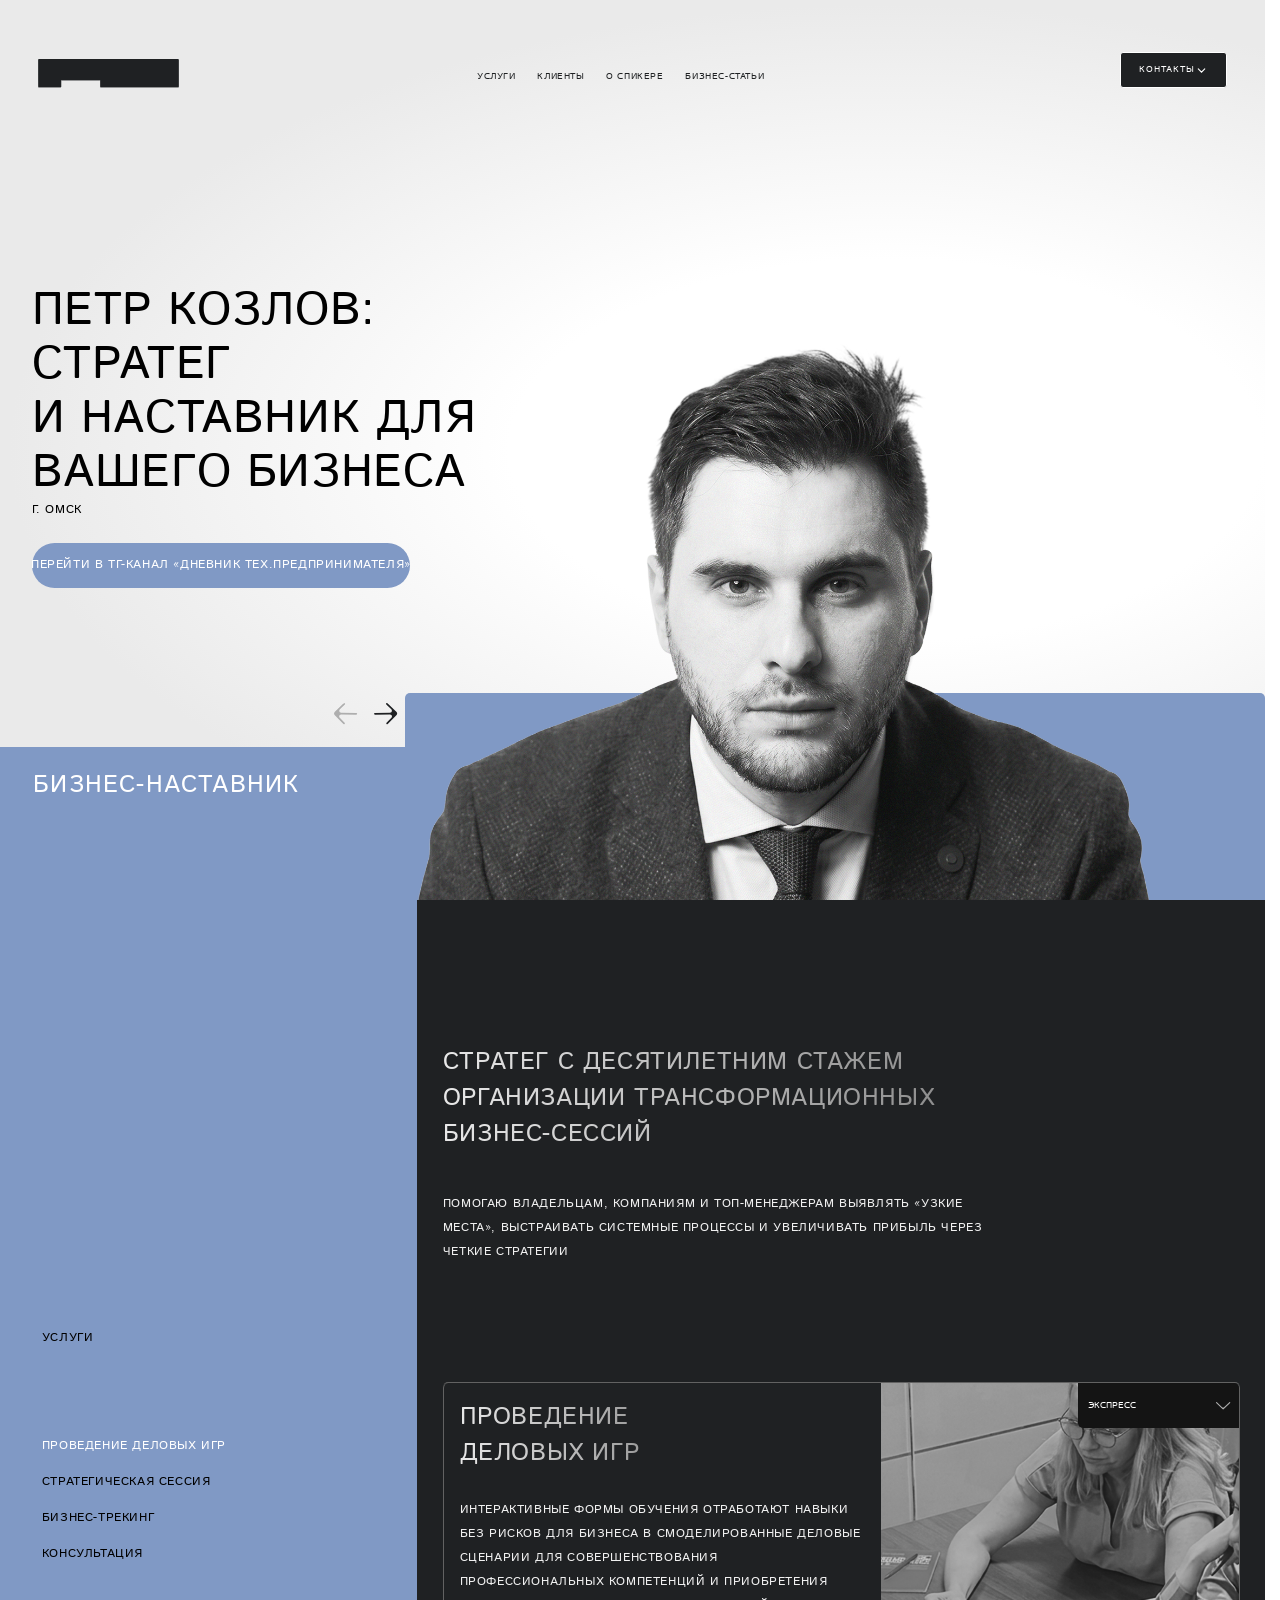
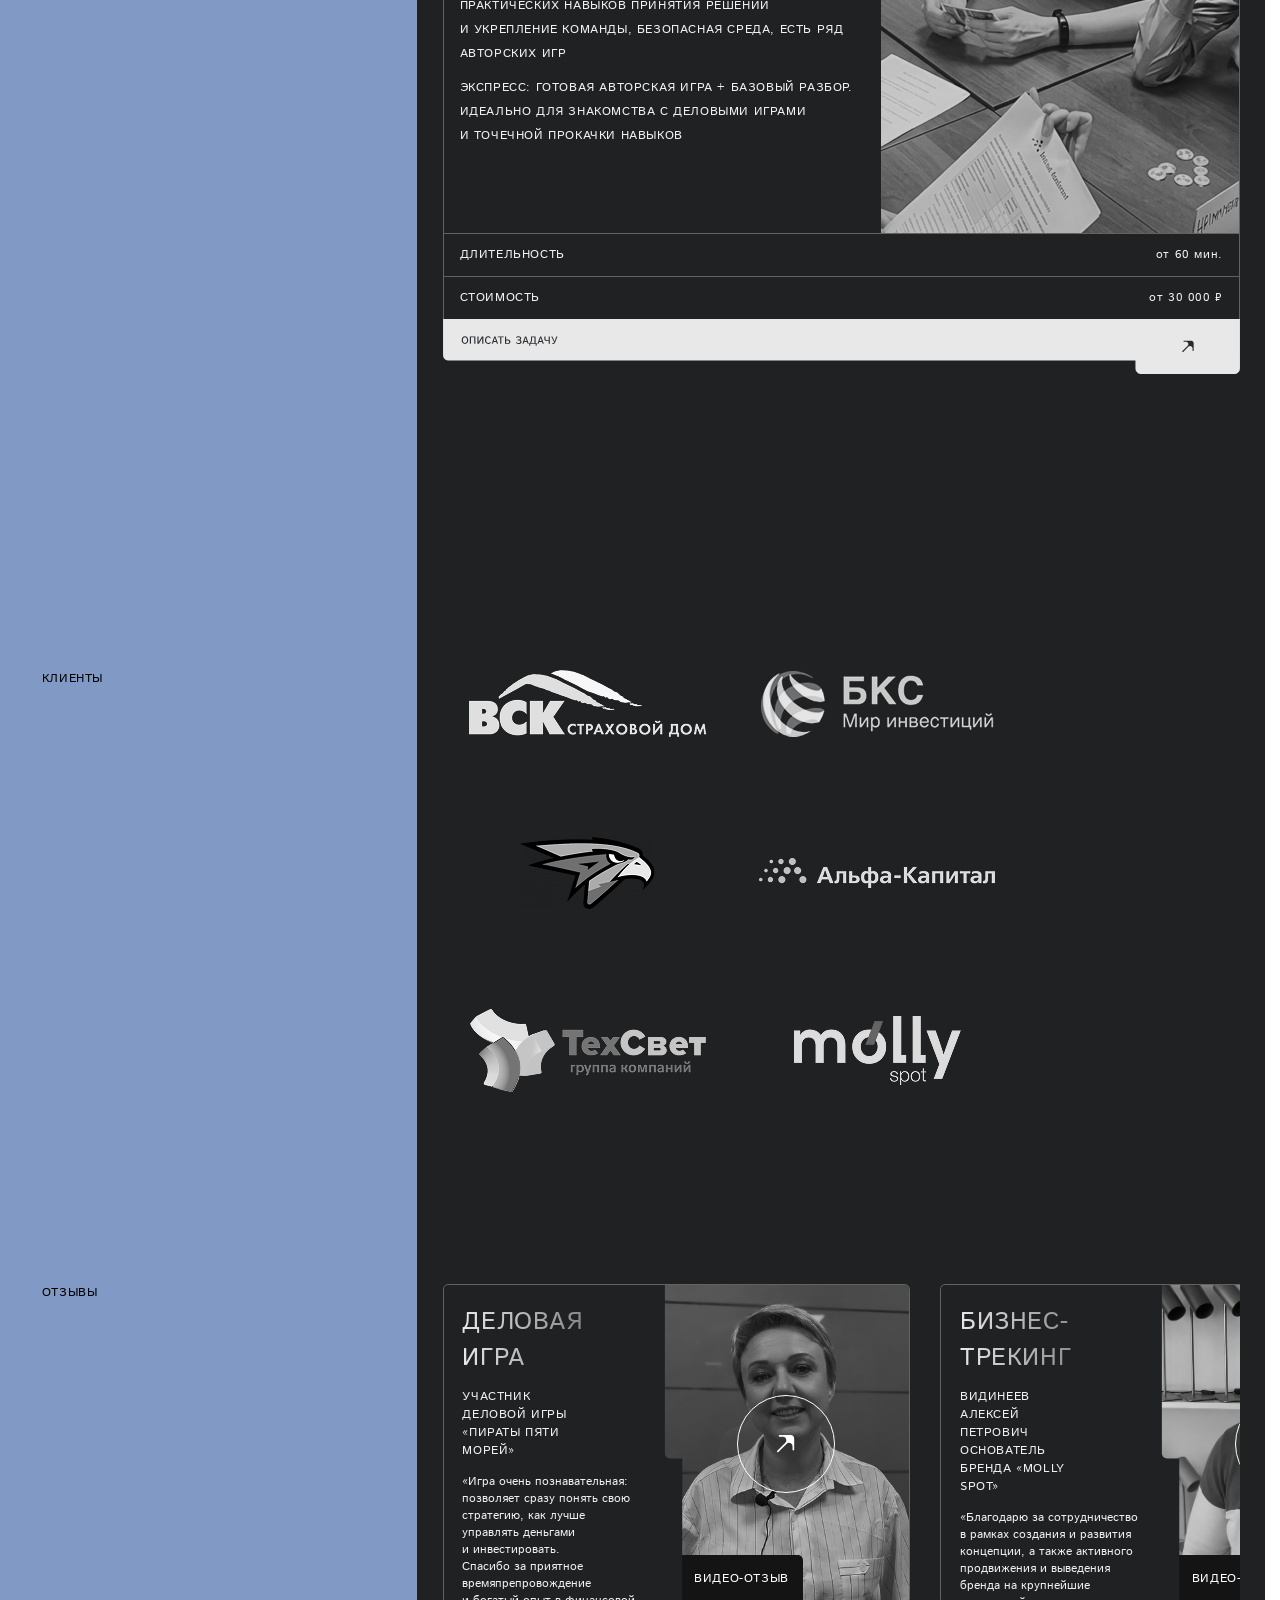
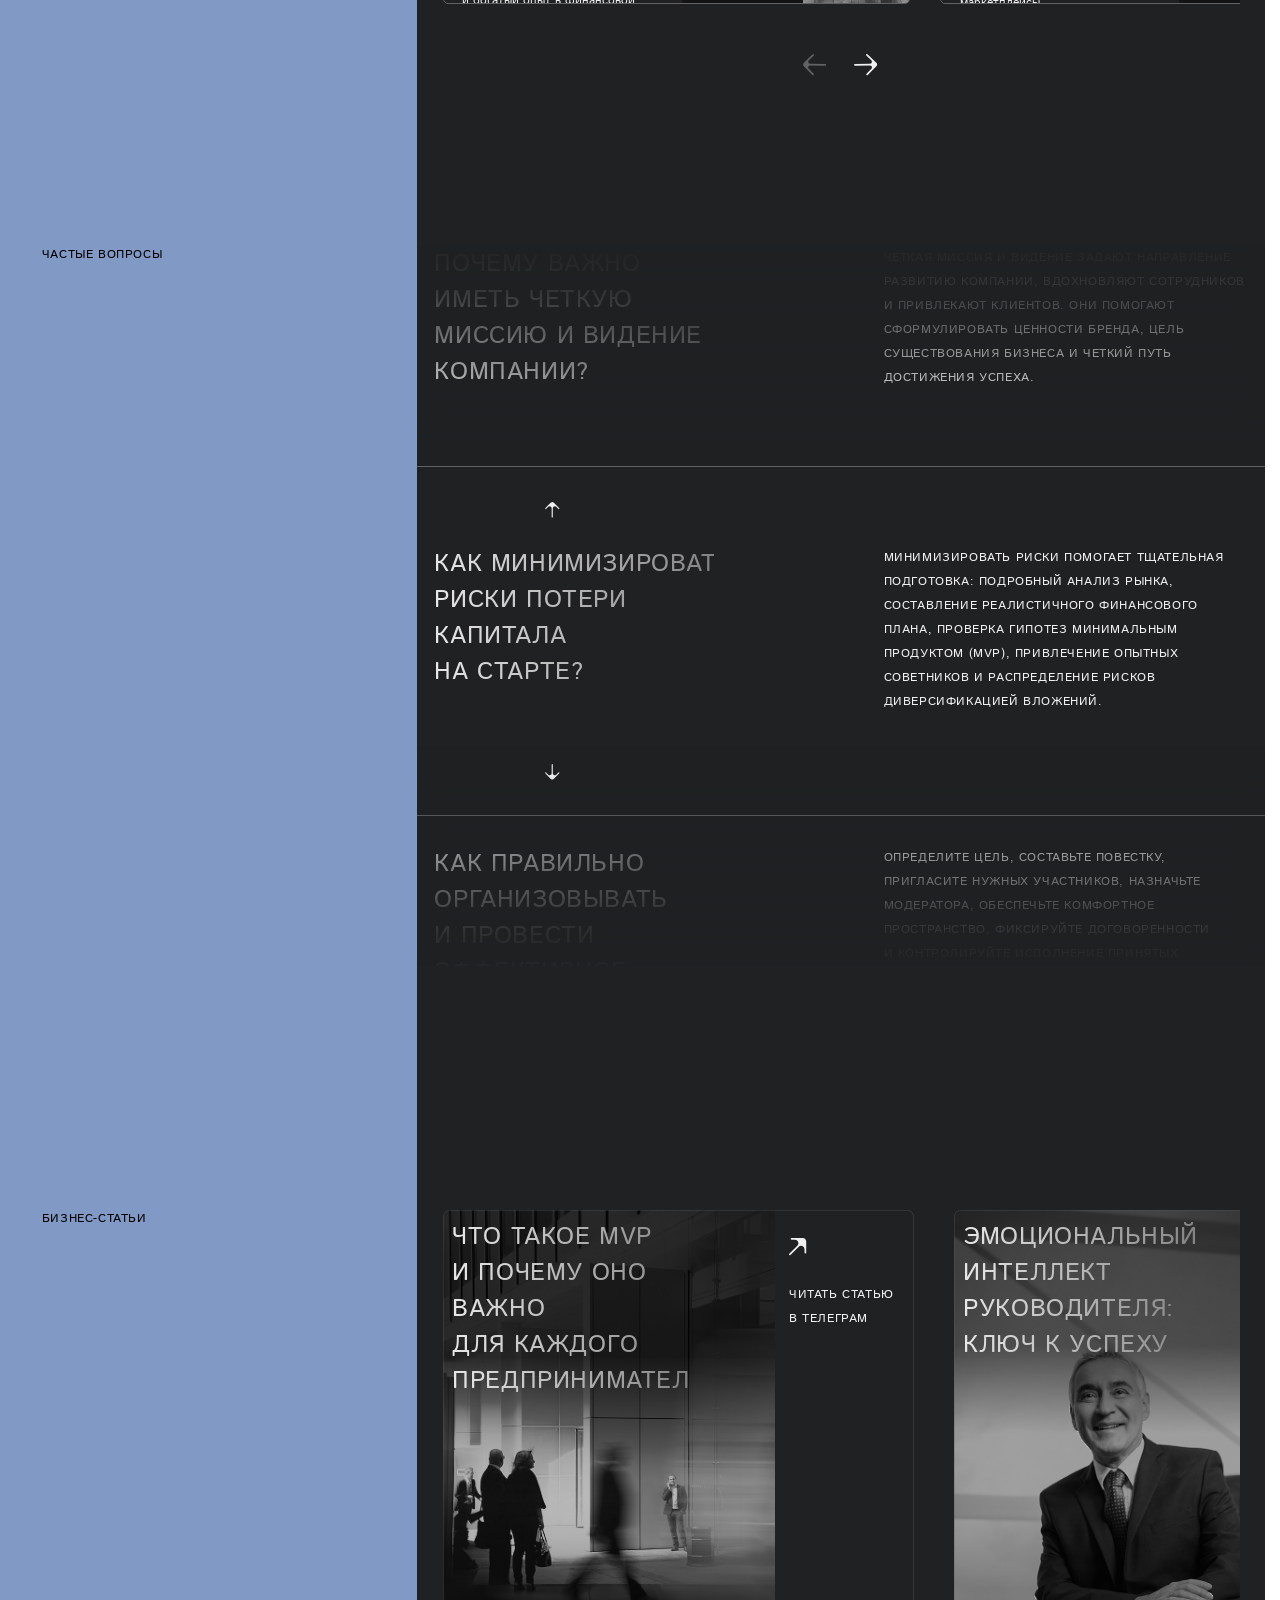
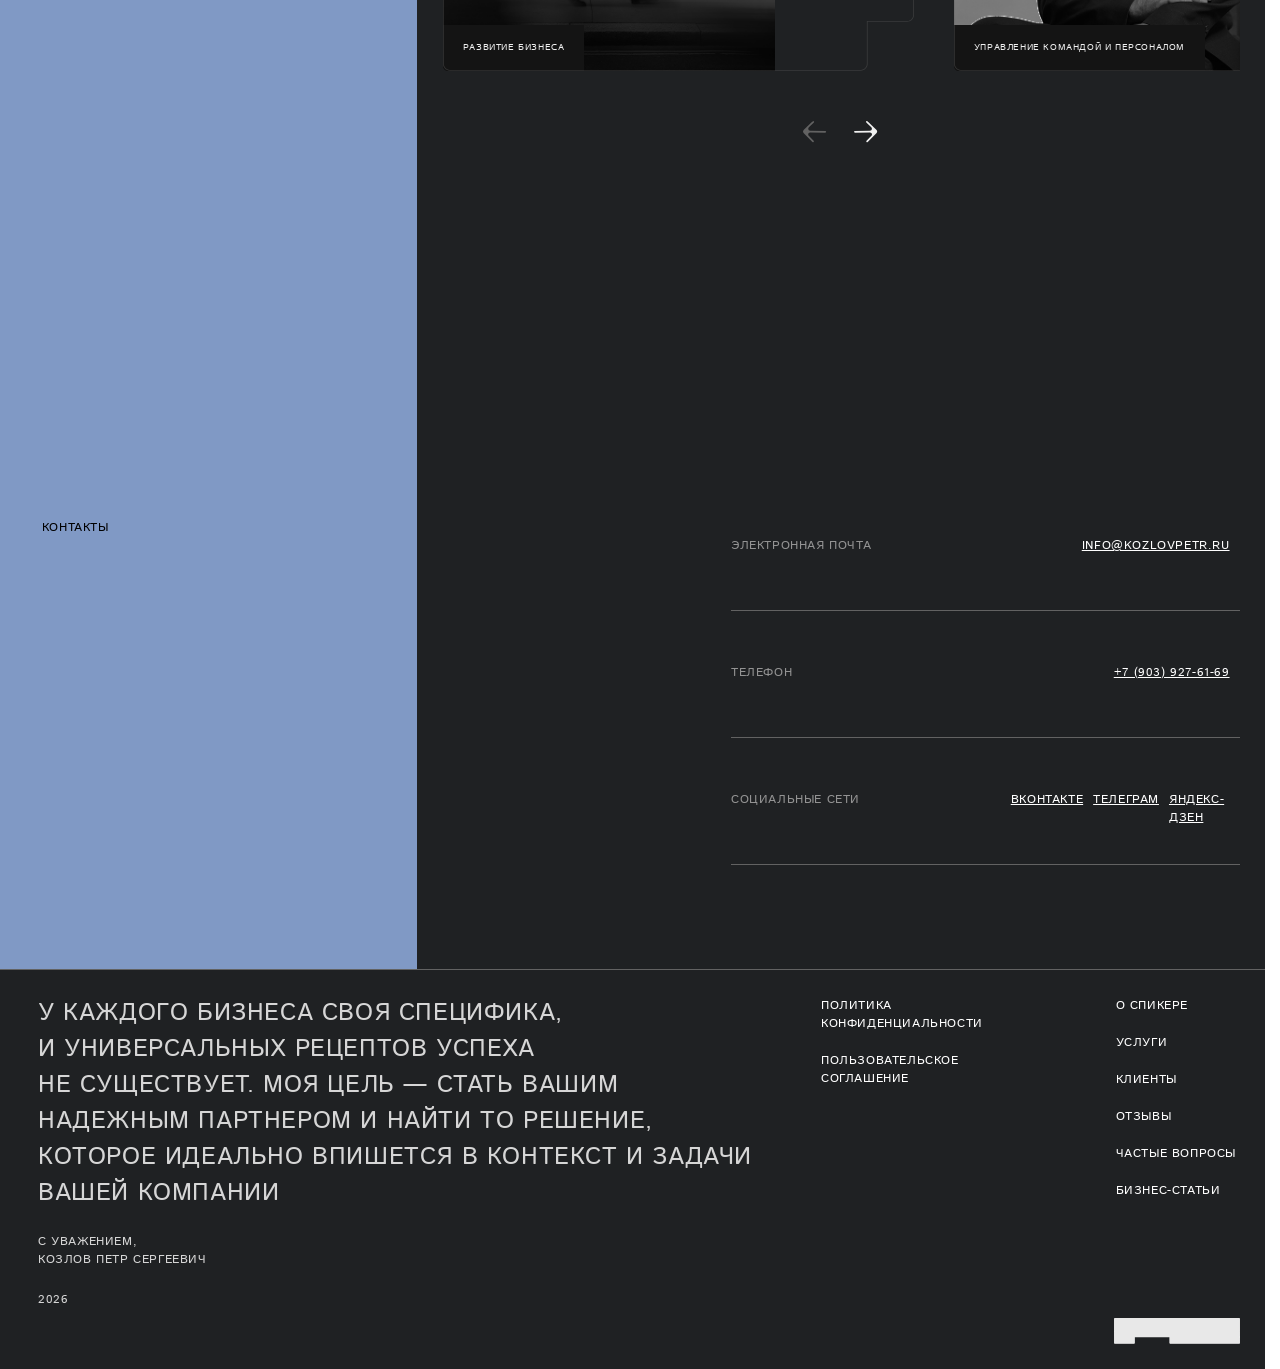
<file: index.html>
<!DOCTYPE html>
<html lang="ru">
<head>
	<meta charset="UTF-8">
	<meta name="viewport" content="width=device-width, initial-scale=1.0">
	<title>Пётр Козлов</title>
	<link rel="stylesheet" href="assets/css/style.css" type="text/css">
	<link rel="stylesheet" href="https://cdn.plyr.io/3.6.3/plyr.css"/>
	<link rel="icon" href="assets/svg/favicon.svg" type="image/svg+xml">


</head>
<body>
	<header>
		<nav>
			<div class="mobile-nav">
				<a href="index.html" class="logo"><img src="assets/svg/logo.svg" alt="logo" id="mobile-logo"></a>
				<img src="assets/svg/burger-btn.svg" alt="burger-btn" id="burger-btn">
				<div class="mobile-nav-container hidden">
					<a href="#m-services">УСЛУГИ</a>
					<a href="#m-clients">КЛИЕНТЫ</a>
					<a href="#about">О СПИКЕРЕ</a>
					<a href="#m-articles">БИЗНЕС-СТАТЬИ</a>
					<a href="#m-contacts">КОНТАКТЫ</a>
					<a href="docs/privacy.pdf">ПОЛИТИКА КОНФИДЕНЦИАЛЬНОСТИ</a>
					<a href="docs/terms_of_service.pdf">ПОЛЬЗОВАТЕЛЬСКОЕ СОГЛАШЕНИЕ</a>
					<img src="assets/svg/burger-close-btn.svg" alt="burger-close-btn" id="burger-close-btn">
				</div>
			</div>
			<div class="nav-container">
				<a href="index.html" class="logo"><img src="assets/svg/logo.svg" alt="logo" class=""></a>
				<div class="nav-links">
					<a href="#services">Услуги</a>
					<a href="#clients">КЛИЕНТЫ</a>
					<a href="#about">О СПИКЕРЕ</a>
					<a href="#articles">БИЗНЕС-СТАТЬИ</a>
				</div>
				<div class="contacts-dropdown">

					<button class="contacts-btn">
					<span>КОНТАКТЫ</span>
			
					<svg class="arrow" width="17" height="17" viewBox="0 0 24 24">
						<path d="M6 9L12 15L18 9"
							stroke="white"
							stroke-width="2"
							fill="none"
							stroke-linecap="round"/>
					</svg>
					</button>
			
					<div class="dropdown-menu">
			
					<a href="mailto:info@kozlovpetr.ru" class="contacts-without-underline-link">
						info@kozlovpetr.ru
					</a>
			
					<a href="tel:+79039276169" class="contacts-without-underline-link">
						+7 (903) 927-61-69
					</a>
			
					<a href="https://vk.com/pskozlov">
						ВКОНТАКТЕ
					</a>
			
					<a href="https://t.me/technicalpred">
						ТЕЛЕГРАМ
					</a>
			
					<a href="https://dzen.ru/kozlovpetr?share_to=link">
						ЯНДЕКС-ДЗЕН
					</a>
			
					</div>
			
				</div>
			</div>
			
		</nav>
	</header>
	<main>
		<div class="video-container hidden">
			<video preload="none" playsinline controls>
				<source src="assets/videos/REVIEW_1_fixed.mp4" type="video/mp4" />
			</video>
		</div>
		<div class="video-container hidden">
			<video preload="none" playsinline controls>
				<source src="assets/videos/REVIEW_2_fixed.mp4" type="video/mp4" />
			</video>
		</div>
		
		<section id="hero-section">
			<div class="hero-main-container">
				<div class="main-text">
					<h1>ПЕТР КОЗЛОВ: </h1>
					<h1>Стратег и наставник для вашего бизнеса</h1>
					<p>Г. ОМСК</p>
					<div class="round-link-tg">
						<a id="btn-go-to" href="https://t.me/technicalpred">ПЕРЕЙТИ В ТГ-КАНАЛ «ДНЕВНИК ТЕХ. ПРЕДПРИНИМАТЕЛЯ»</a>
					</div>
				</div>
			</div>
			<div class="arrow-buttons">
				<div></div>
				<svg id="left-arrow-btn" width="45" height="42" fill="none" xmlns="http://www.w3.org/2000/svg">
					<path d="M23.1695 10.7972C23.1634 11.2652 22.779 11.6396 22.311 11.6335L7.2255 11.436C5.44384 11.4127 4.52338 13.5551 5.76671 14.8314L10.6254 19.819C10.9364 20.1383 10.9459 20.6443 10.6471 20.975C10.3201 21.337 9.75532 21.3476 9.41493 20.9982L0.567143 11.9156C-0.203615 11.1244 -0.187037 9.8582 0.604169 9.08744L9.6867 0.23965C10.0361 -0.100743 10.6004 -0.0753549 10.9178 0.295043C11.2079 0.633497 11.1852 1.13907 10.8659 1.45011L5.87828 6.30878C4.60197 7.55211 5.46602 9.71789 7.24768 9.74122L22.3332 9.93871C22.8012 9.94484 23.1756 10.3292 23.1695 10.7972Z"/>
				</svg>
				
				<svg id="right-arrow-btn" width="45" height="42" fill="none" xmlns="http://www.w3.org/2000/svg">
					<path d="M0.00041566 10.7972C0.0065426 11.2652 0.390896 11.6396 0.858895 11.6335L15.9444 11.436C17.7261 11.4127 18.6465 13.5551 17.4032 14.8314L12.5445 19.819C12.2335 20.1383 12.224 20.6443 12.5228 20.975C12.8499 21.337 13.4146 21.3476 13.755 20.9982L22.6028 11.9156C23.3735 11.1244 23.357 9.8582 22.5658 9.08744L13.4832 0.23965C13.1338 -0.100743 12.5695 -0.075355 12.2521 0.295043C11.962 0.633497 11.9848 1.13907 12.3041 1.45011L17.2916 6.30879C18.568 7.55211 17.7039 9.71789 15.9222 9.74122L0.836707 9.93871C0.368711 9.94484 -0.00571129 10.3292 0.00041566 10.7972Z"/>
					</svg>
			</div>
			<div class="left-color-hero-section">
				<h2 class="main-text-swap" id="main-text-swap">БИЗНЕС-НАСТАВНИК</h2>
			</div>
			<div class="right-color-hero-section">
				<img src="assets/images/hero-section-first.png" alt="hero-section" class="hero-section-photo" id="hero-photo">
				<img src="assets/images/hero-section-second.png" alt="hero-section" class="hero-section-photo" id="hero-photo-2">
				<img src="assets/images/hero-section-third.png" alt="hero-section" class="hero-section-photo" id="hero-photo-3">
				<img src="assets/images/hero-section-fourth.png" alt="hero-section" class="hero-section-photo" id="hero-photo-4">
			</div>
		</section>
		<section id="hero-section-mobile">
			<div class="hero-mobile-main-container">
				<div class="mobile-main-text">
					<h1>ПЕТР КОЗЛОВ: </h1>
					<h1>Стратег и наставник для вашего бизнеса</h1>
				</div>
				<div class="hero-mobile-photo-container">
					<img src="assets/images/m-hero-section-first.png" alt="hero-section-1" class="hero-mobile-photo">
					<img src="assets/images/m-hero-section-second.png" alt="hero-section-2" class="hero-mobile-photo">
					<img src="assets/images/m-hero-section-third.png" alt="hero-section-3" class="hero-mobile-photo">
					<img src="assets/images/m-hero-section-fourth.png" alt="hero-section-4" class="hero-mobile-photo">
				</div>
				
				<div class="mobile-round-link-tg">
					<a id="mobile-btn-go-to" href="https://t.me/technicalpred">ПЕРЕЙТИ В ТЕЛЕГРАМ-КАНАЛ</a>
				</div>
				<div class="mobile-color-hero-section">
					<h2 class="mobile-main-text-swap" id="mobile-main-text-swap">БИЗНЕС-НАСТАВНИК</h2>
					<div id="mobile-hero-pagination">
						<div class="m-h-pag-item">
							<div class="m-h-pag-item-visible"></div>
						</div>
						<div class="m-h-pag-item">
							<div class="m-h-pag-item-visible"></div>
						</div>
						<div class="m-h-pag-item">
							<div class="m-h-pag-item-visible"></div>
						</div>
						<div class="m-h-pag-item">
							<div class="m-h-pag-item-visible"></div>
						</div>
					</div>
				</div>
			</div>
		</section>
		<section class="type-section" name="services_section">
			<div class="type-section-left-container left-services-section">
				<div class=""></div>
				<div class="left-container-services">
					<h2 class="left-section-headers" id="services">УСЛУГИ</h2>
					<div class="type-section-btn" data-index="0">Проведение деловых игр</div>
					<div class="type-section-btn" data-index="1">Стратегическая сессия</div>
					<div class="type-section-btn" data-index="2">Бизнес-трекинг</div>
					<div class="type-section-btn" data-index="3">Консультация</div>
				</div>
			</div>
			<div class="type-section-right-container right-services-section" id="about">
				<div class="right-section-main-desc">
					<h3 class="right-section-headers">стратег с десятилетним стажем организации трансформационных бизнес-сессий</h3>
					<p class="right-section-text">
						Помогаю владельцам, компаниям и топ-менеджерам выявлять «узкие места», выстраивать системные процессы и увеличивать прибыль через четкие стратегии
					</p>
				</div>

				
				<h2 class="mobile-headers" id="m-services">УСЛУГИ</h2>
				<div class="slider-services">
					<div class="slider-services-track" id="slider-services-track">

						<div class="service-card" id="business-games">
							<div class="top-part-card">
								<div class="top-part-card-left">
									<h4 class="right-section-headers service-headers">Проведение деловых игр</h4>
									<p class="right-section-text service-desc-first">интерактивные формы обучения отработают навыки без рисков для бизнеса в смоделированные деловые сценарии для совершенствования профессиональных компетенций и приобретения практических навыков принятия решений и укрепление команды, безопасная среда, есть ряд авторских игр
									</p>
									<p class="right-section-text service-desc-second">
										экспресс: Готовая авторская игра + базовый разбор. Идеально для знакомства с деловыми играми и точечной прокачки навыков
									</p>

								</div>
								<div class="top-part-card-right">
									<img src="assets/images/service_1.png" id="service-photo-businessgames" alt="service-card1">

									<div class="service-selector">
										<button class="service-selector-btn">
										    Экспресс<span>+</span>
										</button>
										<svg class="service-choice-arrow" width="15" height="8" viewBox="0 0 15 8" xmlns="http://www.w3.org/2000/svg">
											<path d="M7.17382 5.46788C7.20015 5.46788 7.22625 5.47285 7.25074 5.48251L7.32921 5.51348C7.56891 5.60807 7.84181 5.55288 8.02592 5.37258L13.3481 0.160641C13.5572 -0.0440926 13.8882 -0.0546297 14.1099 0.136393C14.3597 0.351709 14.3719 0.734682 14.1363 0.965453L7.85201 7.11951C7.46325 7.50022 6.84144 7.50022 6.45268 7.11951L0.168434 0.965454C-0.0672194 0.734683 -0.0550286 0.35171 0.194825 0.136394C0.416488 -0.0546286 0.747508 -0.0440914 0.956573 0.160643L6.39174 5.48321C6.43358 5.52419 6.38893 5.59301 6.33446 5.57152C6.27934 5.54977 6.29491 5.46788 6.35417 5.46788L7.17382 5.46788Z"/>
										</svg>
											
										
									  
										<ul class="service-selector-list hidden">
										    <li class="service-choice" data-service="express">
											  <div class="h4">Экспресс</div>
											  <div class="mobile-choice-info">
												<svg class="close-second-desc-arrow" width="24" height="22" viewBox="0 0 24 22" xmlns="http://www.w3.org/2000/svg">
													<path d="M0.00041566 10.7972C0.0065426 11.2652 0.390896 11.6396 0.858895 11.6335L15.9444 11.436C17.7261 11.4127 18.6465 13.5551 17.4032 14.8314L12.5445 19.819C12.2335 20.1383 12.224 20.6443 12.5228 20.975C12.8499 21.337 13.4146 21.3476 13.755 20.9982L22.6028 11.9156C23.3735 11.1244 23.357 9.8582 22.5658 9.08744L13.4832 0.23965C13.1338 -0.100743 12.5695 -0.075355 12.2521 0.295043C11.962 0.633497 11.9848 1.13907 12.3041 1.45011L17.2916 6.30879C18.568 7.55211 17.7039 9.71789 15.9222 9.74122L0.836707 9.93871C0.368711 9.94484 -0.00571129 10.3292 0.00041566 10.7972Z"/>
													</svg>
												<p class="service-desc-second-info">
													Готовая авторская игра + базовый разбор. Идеально для знакомства с деловыми играми и точечной прокачки навыков
												</p>
											  </div>
											  <div class="bottom-choice-card-part">
												<div class="service-desc-duration-info">
													<p class="right-section-text">Длительность</p>
													<p class="right-section-text duration-item-info">от 60 мин.</p>
												</div>
												<div class="service-desc-price-info">
													<p class="right-section-text">Стоимость</p>
													<p class="right-section-text price-item-info">от 30 000 ₽</p>
												</div>
											  </div>
											  
										    </li>
									  
										    <li class="service-choice" data-service="comand">
											<div class="h4">Командный</div>
											<div class="mobile-choice-info">
											    <svg class="close-second-desc-arrow" width="24" height="22" viewBox="0 0 24 22" xmlns="http://www.w3.org/2000/svg">
												    <path d="M0.00041566 10.7972C0.0065426 11.2652 0.390896 11.6396 0.858895 11.6335L15.9444 11.436C17.7261 11.4127 18.6465 13.5551 17.4032 14.8314L12.5445 19.819C12.2335 20.1383 12.224 20.6443 12.5228 20.975C12.8499 21.337 13.4146 21.3476 13.755 20.9982L22.6028 11.9156C23.3735 11.1244 23.357 9.8582 22.5658 9.08744L13.4832 0.23965C13.1338 -0.100743 12.5695 -0.075355 12.2521 0.295043C11.962 0.633497 11.9848 1.13907 12.3041 1.45011L17.2916 6.30879C18.568 7.55211 17.7039 9.71789 15.9222 9.74122L0.836707 9.93871C0.368711 9.94484 -0.00571129 10.3292 0.00041566 10.7972Z"/>
												    </svg>
											    	<p class="service-desc-second-info">
													Адаптация сценария под ваши реалии
													+ углублённый дебрифинг и диагностика
											    	</p>
											</div>
											<div class="bottom-choice-card-part">
												<div class="service-desc-duration-info">
												<p class="right-section-text">Длительность</p>
												<p class="right-section-text duration-item-info">от 2 ч.</p>
												</div>
												<div class="service-desc-price-info">
												<p class="right-section-text">Стоимость</p>
												<p class="right-section-text price-item-info">ПО ИТОГАМ БРИФА</p>
												</div>
											</div>
										    </li>
									  
										    <li class="service-choice" data-service="strategy">
											<div class="h4">Стратегический</div>
											<div class="mobile-choice-info">
											    <svg class="close-second-desc-arrow" width="24" height="22" viewBox="0 0 24 22" xmlns="http://www.w3.org/2000/svg">
												    <path d="M0.00041566 10.7972C0.0065426 11.2652 0.390896 11.6396 0.858895 11.6335L15.9444 11.436C17.7261 11.4127 18.6465 13.5551 17.4032 14.8314L12.5445 19.819C12.2335 20.1383 12.224 20.6443 12.5228 20.975C12.8499 21.337 13.4146 21.3476 13.755 20.9982L22.6028 11.9156C23.3735 11.1244 23.357 9.8582 22.5658 9.08744L13.4832 0.23965C13.1338 -0.100743 12.5695 -0.075355 12.2521 0.295043C11.962 0.633497 11.9848 1.13907 12.3041 1.45011L17.2916 6.30879C18.568 7.55211 17.7039 9.71789 15.9222 9.74122L0.836707 9.93871C0.368711 9.94484 -0.00571129 10.3292 0.00041566 10.7972Z"/>
												    </svg>
											    <p class="service-desc-second-info">
													индивидуальная Разработка уникальной симуляции под бизнес-процессы вашей компании с пост-игровым сопровождением
											    </p>
											</div>
											<div class="bottom-choice-card-part">
												<div class="service-desc-duration-info">
												<p class="right-section-text">Длительность</p>
												<p class="right-section-text duration-item-info">ПО ИТОГАМ БРИФА</p>
												</div>
												<div class="service-desc-price-info">
												<p class="right-section-text">Стоимость</p>
												<p class="right-section-text price-item-info">ПО ИТОГАМ БРИФА</p>
												</div>
											</div>
										    </li>
										</ul>
									  </div>
								</div>
								<h4 class="mobile-service-headers">Проведение деловых игр</h4>
							</div>
							<div class="service-desc-duration">
								<p class="right-section-text">Длительность</p>
								<p class="right-section-text duration-item">от 60 мин.</p>
							</div>
							<div class="service-desc-price">
								<p class="right-section-text">Стоимость</p>
								<p class="right-section-text price-item">от 30 000 ₽</p>
							</div>
							<a class="service-go-to-brief" href="brief.html">
								<img src="assets/svg/service-card-bottom.svg" alt="service-btn-bottom">
								<img src="assets/svg/service-card-bottom-hover.svg" alt="service-btn-bottom-hover" class="service-go-to-brief-hover">
							</a>
							<a class="mobile-service-go-to-brief" href="brief.html">
								<img src="assets/svg/mobile-service-card-bottom.svg" alt="service-btn-bottom">
							</a>
						</div>

						<div class="service-card" id="strat-session">
							<div class="top-part-card">
								<div class="top-part-card-left">
									<h4 class="right-section-headers service-headers">Стратегическая сессия</h4>
									<p class="right-section-text service-desc-first">
										Способ совместной деятельности топ-менеджмента и основных работников фирмы, ориентированный на формирование и утверждение единой стратегии перспективного развития на определённый период
									</p>
									<p class="right-section-text service-desc-second">
										экспресс: Однодневная сессия с готовой методологией. Подходит для малого бизнеса и стартапов, которым нужно быстро синхронизировать видение
									</p>
								</div>
								<div class="top-part-card-right">
									<img src="assets/images/service_2.png" id="service-photo-stratsession" alt="">
									
									<div class="service-selector">
										<button class="service-selector-btn">
										    Экспресс<span>+</span>
										</button>
										<svg class="service-choice-arrow" width="15" height="8" viewBox="0 0 15 8" xmlns="http://www.w3.org/2000/svg">
											<path d="M7.17382 5.46788C7.20015 5.46788 7.22625 5.47285 7.25074 5.48251L7.32921 5.51348C7.56891 5.60807 7.84181 5.55288 8.02592 5.37258L13.3481 0.160641C13.5572 -0.0440926 13.8882 -0.0546297 14.1099 0.136393C14.3597 0.351709 14.3719 0.734682 14.1363 0.965453L7.85201 7.11951C7.46325 7.50022 6.84144 7.50022 6.45268 7.11951L0.168434 0.965454C-0.0672194 0.734683 -0.0550286 0.35171 0.194825 0.136394C0.416488 -0.0546286 0.747508 -0.0440914 0.956573 0.160643L6.39174 5.48321C6.43358 5.52419 6.38893 5.59301 6.33446 5.57152C6.27934 5.54977 6.29491 5.46788 6.35417 5.46788L7.17382 5.46788Z"/>
										</svg>
									  
										<ul class="service-selector-list hidden">
										    <li class="service-choice" data-service="expressStratSession">
											<div class="h4">Экспресс</div>
											<div class="mobile-choice-info">
											    <svg class="close-second-desc-arrow" width="24" height="22" viewBox="0 0 24 22" xmlns="http://www.w3.org/2000/svg">
												    <path d="M0.00041566 10.7972C0.0065426 11.2652 0.390896 11.6396 0.858895 11.6335L15.9444 11.436C17.7261 11.4127 18.6465 13.5551 17.4032 14.8314L12.5445 19.819C12.2335 20.1383 12.224 20.6443 12.5228 20.975C12.8499 21.337 13.4146 21.3476 13.755 20.9982L22.6028 11.9156C23.3735 11.1244 23.357 9.8582 22.5658 9.08744L13.4832 0.23965C13.1338 -0.100743 12.5695 -0.075355 12.2521 0.295043C11.962 0.633497 11.9848 1.13907 12.3041 1.45011L17.2916 6.30879C18.568 7.55211 17.7039 9.71789 15.9222 9.74122L0.836707 9.93871C0.368711 9.94484 -0.00571129 10.3292 0.00041566 10.7972Z"/>
												    </svg>
											    	<p class="service-desc-second-info">
													Однодневная сессия с готовой методологией. Подходит для малого бизнеса и стартапов, которым нужно быстро синхронизировать видение
											    	</p>
											</div>
											<div class="bottom-choice-card-part">
												<div class="service-desc-duration-info">
												<p class="right-section-text">Длительность</p>
												<p class="right-section-text duration-item-info">от 6 ч.</p>
												</div>
												<div class="service-desc-price-info">
												<p class="right-section-text">Стоимость</p>
												<p class="right-section-text price-item-info">от 70 000 ₽</p>
												</div>
											</div>
										    </li>

										    <li class="service-choice" data-service="standard">
											  <div class="h4">Стандарт</div>
											  <div class="mobile-choice-info">
												<svg class="close-second-desc-arrow" width="24" height="22" viewBox="0 0 24 22" xmlns="http://www.w3.org/2000/svg">
													<path d="M0.00041566 10.7972C0.0065426 11.2652 0.390896 11.6396 0.858895 11.6335L15.9444 11.436C17.7261 11.4127 18.6465 13.5551 17.4032 14.8314L12.5445 19.819C12.2335 20.1383 12.224 20.6443 12.5228 20.975C12.8499 21.337 13.4146 21.3476 13.755 20.9982L22.6028 11.9156C23.3735 11.1244 23.357 9.8582 22.5658 9.08744L13.4832 0.23965C13.1338 -0.100743 12.5695 -0.075355 12.2521 0.295043C11.962 0.633497 11.9848 1.13907 12.3041 1.45011L17.2916 6.30879C18.568 7.55211 17.7039 9.71789 15.9222 9.74122L0.836707 9.93871C0.368711 9.94484 -0.00571129 10.3292 0.00041566 10.7972Z"/>
													</svg>
												<p class="service-desc-second-info">
													Диагностика текущей ситуации + проработка стратегии + дорожная карта с KPI. Идеально для компаний на этапе роста или трансформации
												</p>
											  </div>
											  <div class="bottom-choice-card-part">
												<div class="service-desc-duration-info">
													<p class="right-section-text">Длительность</p>
													<p class="right-section-text duration-item-info">2 д.</p>
												</div>
												<div class="service-desc-price-info">
													<p class="right-section-text">Стоимость</p>
													<p class="right-section-text price-item-info">ПО ИТОГАМ БРИФА</p>
												</div>
											  </div>
										    </li>
									  
										    <li class="service-choice" data-service="premium">
											  <div class="h4">Премиум</div>
											  <div class="mobile-choice-info">
												<svg class="close-second-desc-arrow" width="24" height="22" viewBox="0 0 24 22" xmlns="http://www.w3.org/2000/svg">
													<path d="M0.00041566 10.7972C0.0065426 11.2652 0.390896 11.6396 0.858895 11.6335L15.9444 11.436C17.7261 11.4127 18.6465 13.5551 17.4032 14.8314L12.5445 19.819C12.2335 20.1383 12.224 20.6443 12.5228 20.975C12.8499 21.337 13.4146 21.3476 13.755 20.9982L22.6028 11.9156C23.3735 11.1244 23.357 9.8582 22.5658 9.08744L13.4832 0.23965C13.1338 -0.100743 12.5695 -0.075355 12.2521 0.295043C11.962 0.633497 11.9848 1.13907 12.3041 1.45011L17.2916 6.30879C18.568 7.55211 17.7039 9.71789 15.9222 9.74122L0.836707 9.93871C0.368711 9.94484 -0.00571129 10.3292 0.00041566 10.7972Z"/>
													</svg>
												<p class="service-desc-second-info">
													Индивидуальная Стратегическая сессия
													+ сопровождение реализации
													+ ежеквартальные ревью стратегии
													с топ-командой
												</p>
											  </div>
											  <div class="bottom-choice-card-part">
												<div class="service-desc-duration-info">
													<p class="right-section-text">Длительность</p>
													<p class="right-section-text duration-item-info">3-6 мес.</p>
												</div>
												<div class="service-desc-price-info">
													<p class="right-section-text">Стоимость</p>
													<p class="right-section-text price-item-info">ПО ИТОГАМ БРИФА</p>
												</div>
											  </div>
										    </li>
										</ul>
									  </div>
								</div>
								<h4 class="mobile-service-headers">Стратегическая сессия</h4>
							</div>
							<div class="service-desc-duration">
								<p class="right-section-text">Длительность</p>
								<p class="right-section-text duration-item">6 ч.</p>
							</div>
							<div class="service-desc-price">
								<p class="right-section-text">Стоимость</p>
								<p class="right-section-text price-item">от 70 000 ₽</p>
							</div>
							<a class="service-go-to-brief" href="brief.html">
								<img src="assets/svg/service-card-bottom.svg" alt="service-btn-bottom">
								<img src="assets/svg/service-card-bottom-hover.svg" alt="service-btn-bottom-hover" class="service-go-to-brief-hover">
							</a>
							<a class="mobile-service-go-to-brief" href="brief.html">
								<img src="assets/svg/mobile-service-card-bottom.svg" alt="service-btn-bottom">
							</a>
						</div>
		
						<div class="service-card" id="business-tracking">
							<div class="top-part-card">
								<div class="top-part-card-left">
									<h4 class="right-section-headers service-headers">бизнес-трекинг</h4>
									<p class="right-section-text service-desc-first">
										регулярный мониторинг и исследование важнейших метрик компании, предназначенный для обнаружения слабых мест, определений путей расширения и оптимизации функционирования
									</p>
									<p class="right-section-text service-desc-second">
										экспресс-диагностика: Базовый мониторинг ключевых метрик + выявление «узких горлышек» + список рекомендаций. Подходит для малого бизнеса, которому нужен быстрый срез состояния
									</p>
								</div>
								<div class="top-part-card-right">
									<img src="assets/images/service_3.png" alt="">
									
									<div class="service-selector">
										<button class="service-selector-btn">
										    Экспресс-диагностика<span>+</span>
										</button>
										<svg class="service-choice-arrow" width="15" height="8" viewBox="0 0 15 8" xmlns="http://www.w3.org/2000/svg">
											<path d="M7.17382 5.46788C7.20015 5.46788 7.22625 5.47285 7.25074 5.48251L7.32921 5.51348C7.56891 5.60807 7.84181 5.55288 8.02592 5.37258L13.3481 0.160641C13.5572 -0.0440926 13.8882 -0.0546297 14.1099 0.136393C14.3597 0.351709 14.3719 0.734682 14.1363 0.965453L7.85201 7.11951C7.46325 7.50022 6.84144 7.50022 6.45268 7.11951L0.168434 0.965454C-0.0672194 0.734683 -0.0550286 0.35171 0.194825 0.136394C0.416488 -0.0546286 0.747508 -0.0440914 0.956573 0.160643L6.39174 5.48321C6.43358 5.52419 6.38893 5.59301 6.33446 5.57152C6.27934 5.54977 6.29491 5.46788 6.35417 5.46788L7.17382 5.46788Z"/>
										</svg>
									  
										<ul class="service-selector-list hidden">
										    <li class="service-choice" data-service="expressDiagnostic">
											<div class="h4">Экспресс-диагностика</div>
											  <div class="mobile-choice-info">
												<svg class="close-second-desc-arrow" width="24" height="22" viewBox="0 0 24 22" xmlns="http://www.w3.org/2000/svg">
													<path d="M0.00041566 10.7972C0.0065426 11.2652 0.390896 11.6396 0.858895 11.6335L15.9444 11.436C17.7261 11.4127 18.6465 13.5551 17.4032 14.8314L12.5445 19.819C12.2335 20.1383 12.224 20.6443 12.5228 20.975C12.8499 21.337 13.4146 21.3476 13.755 20.9982L22.6028 11.9156C23.3735 11.1244 23.357 9.8582 22.5658 9.08744L13.4832 0.23965C13.1338 -0.100743 12.5695 -0.075355 12.2521 0.295043C11.962 0.633497 11.9848 1.13907 12.3041 1.45011L17.2916 6.30879C18.568 7.55211 17.7039 9.71789 15.9222 9.74122L0.836707 9.93871C0.368711 9.94484 -0.00571129 10.3292 0.00041566 10.7972Z"/>
													</svg>
												<p class="service-desc-second-info">
													Базовый мониторинг ключевых метрик
													+ выявление «узких горлышек» + список рекомендаций. Подходит для малого бизнеса, которому нужен быстрый срез состояния
												</p>
											  </div>
											  <div class="bottom-choice-card-part">
												<div class="service-desc-duration-info">
													<p class="right-section-text">Длительность</p>
													<p class="right-section-text duration-item-info">5 СЕССИЙ</p>
												</div>
												<div class="service-desc-price-info">
													<p class="right-section-text">Стоимость</p>
													<p class="right-section-text price-item-info">от 50 000 ₽</p>
												</div>
											  </div>
										    </li>
									  
										    	<li class="service-choice" data-service="optimisation">
												<div class="h4">Оптимизация</div>
											  	<div class="mobile-choice-info">
													<svg class="close-second-desc-arrow" width="24" height="22" viewBox="0 0 24 22" xmlns="http://www.w3.org/2000/svg">
														<path d="M0.00041566 10.7972C0.0065426 11.2652 0.390896 11.6396 0.858895 11.6335L15.9444 11.436C17.7261 11.4127 18.6465 13.5551 17.4032 14.8314L12.5445 19.819C12.2335 20.1383 12.224 20.6443 12.5228 20.975C12.8499 21.337 13.4146 21.3476 13.755 20.9982L22.6028 11.9156C23.3735 11.1244 23.357 9.8582 22.5658 9.08744L13.4832 0.23965C13.1338 -0.100743 12.5695 -0.075355 12.2521 0.295043C11.962 0.633497 11.9848 1.13907 12.3041 1.45011L17.2916 6.30879C18.568 7.55211 17.7039 9.71789 15.9222 9.74122L0.836707 9.93871C0.368711 9.94484 -0.00571129 10.3292 0.00041566 10.7972Z"/>
														</svg>
													<p class="service-desc-second-info">
														Углубленный анализ процессов + разработка плана улучшений + сопровождение внедрения изменений. Для компаний на этапе роста
													</p>
											  	</div>
											  	<div class="bottom-choice-card-part">
													<div class="service-desc-duration-info">
														<p class="right-section-text">Длительность</p>
														<p class="right-section-text duration-item-info">10 СЕССИЙ</p>
													</div>
													<div class="service-desc-price-info">
														<p class="right-section-text">Стоимость</p>
														<p class="right-section-text price-item-info">от 100 000 р.</p>
													</div>
											  	</div>
										    </li>
									  
										    <li class="service-choice" data-service="stratMaintenance">
												<div class="h4">Стратегическое сопровождение</div>
											  	<div class="mobile-choice-info">
													<svg class="close-second-desc-arrow" width="24" height="22" viewBox="0 0 24 22" xmlns="http://www.w3.org/2000/svg">
														<path d="M0.00041566 10.7972C0.0065426 11.2652 0.390896 11.6396 0.858895 11.6335L15.9444 11.436C17.7261 11.4127 18.6465 13.5551 17.4032 14.8314L12.5445 19.819C12.2335 20.1383 12.224 20.6443 12.5228 20.975C12.8499 21.337 13.4146 21.3476 13.755 20.9982L22.6028 11.9156C23.3735 11.1244 23.357 9.8582 22.5658 9.08744L13.4832 0.23965C13.1338 -0.100743 12.5695 -0.075355 12.2521 0.295043C11.962 0.633497 11.9848 1.13907 12.3041 1.45011L17.2916 6.30879C18.568 7.55211 17.7039 9.71789 15.9222 9.74122L0.836707 9.93871C0.368711 9.94484 -0.00571129 10.3292 0.00041566 10.7972Z"/>
														</svg>
													<p class="service-desc-second-info">
														индивидуальный непрерывный мониторинг KPI, ежемесячные отчеты по показателям закзачика, а также ежеквартальная корректировка стратегии. Для среднего и крупного бизнесов — полное / частичное выполнение роли аналитического отдела
													</p>
											  	</div>
											  	<div class="bottom-choice-card-part">
													<div class="service-desc-duration-info">
														<p class="right-section-text">Длительность</p>
														<p class="right-section-text duration-item-info">РЕГУЛЯРНО</p>
													</div>
													<div class="service-desc-price-info">
														<p class="right-section-text">Стоимость</p>
														<p class="right-section-text price-item-info">ПО ИТОГАМ БРИФА</p>
													</div>
											  	</div>
										    </li>
										</ul>
									  </div>
								</div>
								<h4 class="mobile-service-headers">Бизнес-трекинг</h4>
							</div>
							<div class="service-desc-duration">
								<p class="right-section-text">Длительность</p>
								<p class="right-section-text duration-item">5 СЕССИЙ</p>
							</div>
							<div class="service-desc-price">
								<p class="right-section-text">Стоимость</p>
								<p class="right-section-text price-item">от 50 000 ₽</p>
							</div>
							<a class="service-go-to-brief" href="brief.html">
								<img src="assets/svg/service-card-bottom.svg" alt="service-btn-bottom">
								<img src="assets/svg/service-card-bottom-hover.svg" alt="service-btn-bottom-hover" class="service-go-to-brief-hover">
							</a>
							<a class="mobile-service-go-to-brief" href="brief.html">
								<img src="assets/svg/mobile-service-card-bottom.svg" alt="service-btn-bottom">
							</a>
						</div>
		
						<div class="service-card" id="consultation">
							<div class="top-part-card">
								<div class="top-part-card-left">
									<h4 class="right-section-headers service-headers">Консультация</h4>
									<p class="right-section-text service-desc-first">
										Рекомендации собственникам и топ-менеджерам организаций, нацеленные на повышение производительности, преодоление препятствий и реализацию стратегических планов
									</p>
									<p class="right-section-text service-desc-second">
										Точечная консультация: Разбор одной конкретной управленческой задачи + персональные рекомендации. Идеально для быстрого получения экспертного взгляда.(заранее отправляется запрос).
									</p>
								</div>
								<div class="top-part-card-right">
									<img src="assets/images/service_4.png" id="service-photo-consultation" alt="">
									
									<div class="service-selector">
										<button class="service-selector-btn">
										    Точечная консультация<span>+</span>
										</button>
										<svg class="service-choice-arrow" width="15" height="8" viewBox="0 0 15 8" xmlns="http://www.w3.org/2000/svg">
											<path d="M7.17382 5.46788C7.20015 5.46788 7.22625 5.47285 7.25074 5.48251L7.32921 5.51348C7.56891 5.60807 7.84181 5.55288 8.02592 5.37258L13.3481 0.160641C13.5572 -0.0440926 13.8882 -0.0546297 14.1099 0.136393C14.3597 0.351709 14.3719 0.734682 14.1363 0.965453L7.85201 7.11951C7.46325 7.50022 6.84144 7.50022 6.45268 7.11951L0.168434 0.965454C-0.0672194 0.734683 -0.0550286 0.35171 0.194825 0.136394C0.416488 -0.0546286 0.747508 -0.0440914 0.956573 0.160643L6.39174 5.48321C6.43358 5.52419 6.38893 5.59301 6.33446 5.57152C6.27934 5.54977 6.29491 5.46788 6.35417 5.46788L7.17382 5.46788Z"/>
										</svg>
									  
										<ul class="service-selector-list hidden">
										    <li class="service-choice" data-service="pointConsultation">
												<div class="h4">Точечная консультация</div>
											  	<div class="mobile-choice-info">
													<svg class="close-second-desc-arrow" width="24" height="22" viewBox="0 0 24 22" xmlns="http://www.w3.org/2000/svg">
														<path d="M0.00041566 10.7972C0.0065426 11.2652 0.390896 11.6396 0.858895 11.6335L15.9444 11.436C17.7261 11.4127 18.6465 13.5551 17.4032 14.8314L12.5445 19.819C12.2335 20.1383 12.224 20.6443 12.5228 20.975C12.8499 21.337 13.4146 21.3476 13.755 20.9982L22.6028 11.9156C23.3735 11.1244 23.357 9.8582 22.5658 9.08744L13.4832 0.23965C13.1338 -0.100743 12.5695 -0.075355 12.2521 0.295043C11.962 0.633497 11.9848 1.13907 12.3041 1.45011L17.2916 6.30879C18.568 7.55211 17.7039 9.71789 15.9222 9.74122L0.836707 9.93871C0.368711 9.94484 -0.00571129 10.3292 0.00041566 10.7972Z"/>
														</svg>
													<p class="service-desc-second-info">
														Разбор одной конкретной управленческой задачи + персональные рекомендации. Идеально для быстрого получения экспертного взгляда (заранее отправляется запрос)
													</p>
											  	</div>
											  	<div class="bottom-choice-card-part">
													<div class="service-desc-duration-info">
														<p class="right-section-text">Длительность</p>
														<p class="right-section-text duration-item-info">60 мин.</p>
													</div>
													<div class="service-desc-price-info">
														<p class="right-section-text">Стоимость</p>
														<p class="right-section-text price-item-info">от 5 000 ₽</p>
													</div>
											  	</div>
										    </li>
									  
										    <li class="service-choice" data-service="diagnosticPackage">
												<div class="h4">Диагностический пакет</div>
											  	<div class="mobile-choice-info">
													<svg class="close-second-desc-arrow" width="24" height="22" viewBox="0 0 24 22" xmlns="http://www.w3.org/2000/svg">
														<path d="M0.00041566 10.7972C0.0065426 11.2652 0.390896 11.6396 0.858895 11.6335L15.9444 11.436C17.7261 11.4127 18.6465 13.5551 17.4032 14.8314L12.5445 19.819C12.2335 20.1383 12.224 20.6443 12.5228 20.975C12.8499 21.337 13.4146 21.3476 13.755 20.9982L22.6028 11.9156C23.3735 11.1244 23.357 9.8582 22.5658 9.08744L13.4832 0.23965C13.1338 -0.100743 12.5695 -0.075355 12.2521 0.295043C11.962 0.633497 11.9848 1.13907 12.3041 1.45011L17.2916 6.30879C18.568 7.55211 17.7039 9.71789 15.9222 9.74122L0.836707 9.93871C0.368711 9.94484 -0.00571129 10.3292 0.00041566 10.7972Z"/>
														</svg>
													<p class="service-desc-second-info">
														Глубокий анализ ситуации, дорожная карта изменений, сопровождение первых шагов внедрения. Подходит для комплексных задач (рост, трансформация, выход из кризиса).
													</p>
											  	</div>
											  	<div class="bottom-choice-card-part">
													<div class="service-desc-duration-info">
														<p class="right-section-text">Длительность</p>
														<p class="right-section-text duration-item-info">3 СЕССИИ</p>
													</div>
													<div class="service-desc-price-info">
														<p class="right-section-text">Стоимость</p>
														<p class="right-section-text price-item-info">ПО ИТОГАМ БРИФА</p>
													</div>
											  	</div>
										    </li>
									  
										    <li class="service-choice" data-service="regularSupport">
												<div class="h4">Регулярное сопровождение</div>
											  	<div class="mobile-choice-info">
													<svg class="close-second-desc-arrow" width="24" height="22" viewBox="0 0 24 22" xmlns="http://www.w3.org/2000/svg">
														<path d="M0.00041566 10.7972C0.0065426 11.2652 0.390896 11.6396 0.858895 11.6335L15.9444 11.436C17.7261 11.4127 18.6465 13.5551 17.4032 14.8314L12.5445 19.819C12.2335 20.1383 12.224 20.6443 12.5228 20.975C12.8499 21.337 13.4146 21.3476 13.755 20.9982L22.6028 11.9156C23.3735 11.1244 23.357 9.8582 22.5658 9.08744L13.4832 0.23965C13.1338 -0.100743 12.5695 -0.075355 12.2521 0.295043C11.962 0.633497 11.9848 1.13907 12.3041 1.45011L17.2916 6.30879C18.568 7.55211 17.7039 9.71789 15.9222 9.74122L0.836707 9.93871C0.368711 9.94484 -0.00571129 10.3292 0.00041566 10.7972Z"/>
														</svg>
													<p class="service-desc-second-info">
														Серия консультаций + аналитический мониторинг + связь с экспертом между встречами. Формат «персональный бизнес-советник» для собственников и CEO
													</p>
											  	</div>
											  	<div class="bottom-choice-card-part">
													<div class="service-desc-duration-info">
														<p class="right-section-text">Длительность</p>
														<p class="right-section-text duration-item-info">ЕЖЕМЕСЯЧНО</p>
													</div>
													<div class="service-desc-price-info">
														<p class="right-section-text">Стоимость</p>
														<p class="right-section-text price-item-info">ПО ИТОГАМ БРИФА</p>
													</div>
											  	</div>
										    </li>
										</ul>
									  </div>
								</div>
								<h4 class="mobile-service-headers">Консультация</h4>
							</div>
							<div class="service-desc-duration">
								<p class="right-section-text">Длительность</p>
								<p class="right-section-text duration-item">60 мин.</p>
							</div>
							<div class="service-desc-price">
								<p class="right-section-text">Стоимость</p>
								<p class="right-section-text price-item">от 5 000 ₽</p>
							</div>
							<a class="service-go-to-brief" href="brief.html">
								<img src="assets/svg/service-card-bottom.svg" alt="service-btn-bottom">
								<img src="assets/svg/service-card-bottom-hover.svg" alt="service-btn-bottom-hover" class="service-go-to-brief-hover">
							</a>
							<a class="mobile-service-go-to-brief" href="brief.html">
								<img src="assets/svg/mobile-service-card-bottom.svg" alt="service-btn-bottom">
							</a>
						</div>

					</div>
					<div id="mobile-services-pagination">
						<div class="m-ser-pag-item">
							<div class="m-ser-pag-item-visible"></div>
						</div>
						<div class="m-ser-pag-item">
							<div class="m-ser-pag-item-visible"></div>
						</div>
						<div class="m-ser-pag-item">
							<div class="m-ser-pag-item-visible"></div>
						</div>
						<div class="m-ser-pag-item">
							<div class="m-ser-pag-item-visible"></div>
						</div>
					</div>
				</div>
				
			</div>
		</section>
		<section class="type-section" name="clients_section">
			<div class="type-section-left-container">
				<div class="left-headers-container">
					<h4 class="left-section-headers" id="clients">Клиенты</h4>
				</div>
				
			</div>
			<div class="type-section-right-container">
				
				<h2 class="mobile-headers" id="m-clients">Клиенты</h2>
				<div class="clients-list">
					<div class="clients-image-container">
						<img src="assets/images/Clients_Logo_VSK.png" alt="ВСК Страховой дом">
					</div>
					<div class="clients-image-container">
						<img src="assets/images/Clients_Logo_BKS.png" alt="БКС Мир инвестиций">
					</div>
					<div class="clients-image-container">
						<img src="assets/images/Clients_Logo_Avangard.png" alt="Авангард">
					</div>
					<div class="clients-image-container">
						<img src="assets/images/Clients_Logo_Alpha.png" alt="Альфа-Капитал">
					</div>
					<div class="clients-image-container">
						<img src="assets/images/Clients_Logo_TechSvet.png" alt="ВСК Страховой дом">
					</div>
					<div class="clients-image-container">
						<img src="assets/images/Clients_Logo_Molly.png" alt="БКС Мир инвестиций"> 
					</div>
				</div>
			</div>
		</section>
		<section class="type-section" name="reviews_section">
			<div class="type-section-left-container">
				<div class="left-headers-container">
					<h4 class="left-section-headers" id="reviews">Отзывы</h4>
				</div>
				
			</div>
			<div class="type-section-right-container review-section">
				<h2 class="mobile-headers" id="m-reviews">Отзывы</h2>
				<div class="slider-reviews">
					<div class="slider-reviews-track" id="slider-reviews-track">
						<div class="review-slide video-review">
							<div class="review-slide-left">
								<h4 class="right-section-headers">
									Деловая игра
								</h4>
								<p class="review-name">участник деловой игры «пираты пяти морей»</p>
								<p class="right-section-text review-desc">
									«Игра очень познавательная: позволяет сразу понять свою стратегию, как лучше управлять деньгами и инвестировать.
								</p>
								<p class="right-section-text review-desc">
									Спасибо за приятное времяпрепровождение и богатый опыт в финансовой сфере»
								</p>
							</div>
							<div class="review-slide-right">
								<img src="assets/images/review-first-photo.png" alt="Client photo">
								<div class="review-right-cover-container">
									<div class="review-right-arrow-container">
										<svg width="18" height="18" viewBox="0 0 18 18" xmlns="http://www.w3.org/2000/svg">
										<path d="M0.247356 16.9678C0.5778 17.2982 1.11355 17.2982 1.444 16.9678L9.52405 8.88772C11.7378 6.67393 15.523 8.2435 15.5206 11.3743L15.5181 14.6657C15.5177 15.1116 15.8642 15.4809 16.3092 15.509C16.7952 15.5396 17.2063 15.154 17.2066 14.667L17.2152 3.51532C17.2167 1.5732 15.6419 -0.00157085 13.6998 -7.53099e-05L2.5481 0.0085095C2.06116 0.00888309 1.67549 0.419963 1.70614 0.905927C1.7342 1.35095 2.10349 1.69742 2.54939 1.69707L5.84086 1.69454C8.97164 1.69213 10.5412 5.47728 8.32741 7.69108L0.247357 15.7711C-0.0830879 16.1016 -0.0830873 16.6373 0.247356 16.9678Z"/>
										</svg>
									</div>
									
								</div>
								<div class="review-die">
									Видео-отзыв
								</div>
								<img src="assets/svg/mobile-review-cover.svg" alt="" class="mobile-review-cover">		
							</div>
							<svg class="review-slide-cover" xmlns="http://www.w3.org/2000/svg" xmlns:xlink="http://www.w3.org/1999/xlink" x="0px" y="0px"
							viewBox="0 0 707 503" style="enable-background:new 0 0 707 503;" xml:space="preserve">
								<style type="text/css">
									.st0{opacity:1;enable-background:new;}
									.st1{opacity:0}
								</style>
								<path class="st0" d="M335,0v261c0,4.4,3.6,8,8,8h19v234H0V0H335z"/>
								<g>
									<path class="st1" d="M704.2,2.8v497.3H2.8V2.8H704.2 M707,0H0v503h707V0L707,0z"/>
								</g>
							</svg>
					     
						</div>
						<div class="review-slide video-review">
							<div class="review-slide-left">
								<h4 class="right-section-headers">
									Бизнес-трекинг
								</h4>
								<p class="review-name">Видинеев Алексей Петрович основатель бренда «MOLLY SPOT»</p>
								<p class="right-section-text review-desc">
									«Благодарю за сотрудничество в рамках создания и развития концепции, а также активного продвижения и выведения бренда на крупнейшие маркетплейсы.
								</p>
								<p class="right-section-text review-desc">
									Если ещё 3 года назад продукт был на начальной стадии<span id="review-full-text-btn-1">... Ещё</span>
									<span id="mobile-review-full-text-1">разработки, то сейчас мы активно представлены на Ozon и Wildberries и успешно торгуем в данном направлении»</span>
									<p class="right-section-text review-desc" id="review-collapse-text-btn-1">Свернуть</p>
								</p>
							</div>
							<div class="review-slide-right">
								<img src="assets/images/review-second-photo.png" alt="Client photo">
								<div class="review-right-cover-container">
									<div class="review-right-arrow-container">
										<svg width="18" height="18" viewBox="0 0 18 18" xmlns="http://www.w3.org/2000/svg">
										<path d="M0.247356 16.9678C0.5778 17.2982 1.11355 17.2982 1.444 16.9678L9.52405 8.88772C11.7378 6.67393 15.523 8.2435 15.5206 11.3743L15.5181 14.6657C15.5177 15.1116 15.8642 15.4809 16.3092 15.509C16.7952 15.5396 17.2063 15.154 17.2066 14.667L17.2152 3.51532C17.2167 1.5732 15.6419 -0.00157085 13.6998 -7.53099e-05L2.5481 0.0085095C2.06116 0.00888309 1.67549 0.419963 1.70614 0.905927C1.7342 1.35095 2.10349 1.69742 2.54939 1.69707L5.84086 1.69454C8.97164 1.69213 10.5412 5.47728 8.32741 7.69108L0.247357 15.7711C-0.0830879 16.1016 -0.0830873 16.6373 0.247356 16.9678Z"/>
										</svg>
									</div>
									
								</div>
								<div class="review-die">
									Видео-отзыв
								</div>
								<img src="assets/svg/mobile-review-cover.svg" alt="" class="mobile-review-cover">	
							</div>
							<svg class="review-slide-cover" xmlns="http://www.w3.org/2000/svg" xmlns:xlink="http://www.w3.org/1999/xlink" x="0px" y="0px"
							viewBox="0 0 707 503" style="enable-background:new 0 0 707 503;" xml:space="preserve">
								<style type="text/css">
									.st0{opacity:1;enable-background:new;}
									.st1{opacity:0}
								</style>
								<path class="st0" d="M335,0v261c0,4.4,3.6,8,8,8h19v234H0V0H335z"/>
								<g>
									<path class="st1" d="M704.2,2.8v497.3H2.8V2.8H704.2 M707,0H0v503h707V0L707,0z"/>
								</g>
							</svg>
							<div class="review-more-text-container" id="review-more-text-container-1">
								<p class="right-section-text review-desc-right">разработки, то сейчас мы активно представлены на Ozon и Wildberries и успешно торгуем в данном направлении»</p>
								<svg id="review-left-arrow-more-text" width="45" height="42" fill="none" xmlns="http://www.w3.org/2000/svg">
									<path d="M23.1695 10.7972C23.1634 11.2652 22.779 11.6396 22.311 11.6335L7.2255 11.436C5.44384 11.4127 4.52338 13.5551 5.76671 14.8314L10.6254 19.819C10.9364 20.1383 10.9459 20.6443 10.6471 20.975C10.3201 21.337 9.75532 21.3476 9.41493 20.9982L0.567143 11.9156C-0.203615 11.1244 -0.187037 9.8582 0.604169 9.08744L9.6867 0.23965C10.0361 -0.100743 10.6004 -0.0753549 10.9178 0.295043C11.2079 0.633497 11.1852 1.13907 10.8659 1.45011L5.87828 6.30878C4.60197 7.55211 5.46602 9.71789 7.24768 9.74122L22.3332 9.93871C22.8012 9.94484 23.1756 10.3292 23.1695 10.7972Z"/>
								</svg>
							</div>
						</div>
						
					</div>

					<div id="mobile-reviews-pagination">
						<div class="m-rev-pag-item">
							<div class="m-rev-pag-item-visible"></div>
						</div>
						<div class="m-rev-pag-item">
							<div class="m-rev-pag-item-visible"></div>
						</div>
					</div>

					<div class="review-slider-arrows">
						<svg id="review-left-arrow-btn" width="45" height="42" fill="none" xmlns="http://www.w3.org/2000/svg">
							<path d="M23.1695 10.7972C23.1634 11.2652 22.779 11.6396 22.311 11.6335L7.2255 11.436C5.44384 11.4127 4.52338 13.5551 5.76671 14.8314L10.6254 19.819C10.9364 20.1383 10.9459 20.6443 10.6471 20.975C10.3201 21.337 9.75532 21.3476 9.41493 20.9982L0.567143 11.9156C-0.203615 11.1244 -0.187037 9.8582 0.604169 9.08744L9.6867 0.23965C10.0361 -0.100743 10.6004 -0.0753549 10.9178 0.295043C11.2079 0.633497 11.1852 1.13907 10.8659 1.45011L5.87828 6.30878C4.60197 7.55211 5.46602 9.71789 7.24768 9.74122L22.3332 9.93871C22.8012 9.94484 23.1756 10.3292 23.1695 10.7972Z"/>
						</svg>
						<svg id="review-right-arrow-btn" width="45" height="42" fill="none" xmlns="http://www.w3.org/2000/svg">
							<path d="M0.00041566 10.7972C0.0065426 11.2652 0.390896 11.6396 0.858895 11.6335L15.9444 11.436C17.7261 11.4127 18.6465 13.5551 17.4032 14.8314L12.5445 19.819C12.2335 20.1383 12.224 20.6443 12.5228 20.975C12.8499 21.337 13.4146 21.3476 13.755 20.9982L22.6028 11.9156C23.3735 11.1244 23.357 9.8582 22.5658 9.08744L13.4832 0.23965C13.1338 -0.100743 12.5695 -0.075355 12.2521 0.295043C11.962 0.633497 11.9848 1.13907 12.3041 1.45011L17.2916 6.30879C18.568 7.55211 17.7039 9.71789 15.9222 9.74122L0.836707 9.93871C0.368711 9.94484 -0.00571129 10.3292 0.00041566 10.7972Z"/>
							</svg>
					</div>
				</div>
			</div>
		</section>

		<section class="type-section" name="faq_section">
			<div class="type-section-left-container">
				<div class="left-headers-container">
					<h4 class="left-section-headers" id="faq">Частые вопросы</h4>
				</div>
				
			</div>
			<div class="type-section-right-container" id="faq-container">
				<h2 class="mobile-headers" id="m-faq">Частые вопросы</h2>
				<div class="slider-faq">
					<div class="slider-faq-track" id="slider-faq-track">
						<div class="faq-slide">
							<div class="faq-slide-left">
								<h4 class="right-section-headers">
									Почему важно иметь четкую миссию и видение компании?
								</h4>
								
							</div>
							<div class="faq-slide-right">
								<p class="right-section-text">
									Четкая миссия и видение задают направление развитию компании, вдохновляют сотрудников и привлекают клиентов. Они помогают сформулировать ценности бренда, цель существования бизнеса и четкий путь достижения успеха.
								</p>
					     
							</div>
						</div>
						<div class="faq-slide">
							<div class="faq-slide-left">
								<h4 class="right-section-headers">
									Как минимизировать риски потери капитала на старте?
								</h4>
								
							</div>
							<div class="faq-slide-right">
								<p class="right-section-text">
									Минимизировать риски помогает тщательная подготовка: подробный анализ рынка, составление реалистичного финансового плана, проверка гипотез минимальным продуктом (MVP), привлечение опытных советников и распределение рисков диверсификацией вложений.
								</p>
					     
							</div>
						</div>
						<div class="faq-slide">
							<div class="faq-slide-left">
								<h4 class="right-section-headers">
									Как правильно организовывать и провести эффективное совещание?
								</h4>
								
							</div>
							<div class="faq-slide-right">
								<p class="right-section-text">
									Определите цель, составьте повестку, пригласите нужных участников, назначьте модератора, обеспечьте комфортное пространство, фиксируйте договоренности и контролируйте исполнение принятых решений.
								</p>
					     
							</div>
						</div>
						<div class="faq-slide">
							<div class="faq-slide-left">
								<h4 class="right-section-headers">
									Сколько длится средняя стратегическая сессия?
								</h4>
								
							</div>
							<div class="faq-slide-right">
								<p class="right-section-text">
									Оптимальная длительность — от 1 до 3 дней. Конкретный срок зависит от масштабов бизнеса, числа участников и глубины решаемых задач.
								</p>
					     
							</div>
						</div>
						<div class="faq-slide">
							<div class="faq-slide-left">
								<h4 class="right-section-headers">
									Есть ли разница между коучингом и проведением стратегических сессий?
								</h4>
								
							</div>
							<div class="faq-slide-right">
								<p class="right-section-text">
									Да, коучинг направлен на развитие личного потенциала, самостоятельное принятие решений клиентом. Стратегические сессии — это работа группы над выработкой совместных решений и развитием компании.
								</p>
					     
							</div>
						</div>
						<div class="faq-slide">
							<div class="faq-slide-left">
								<h4 class="right-section-headers">
									Насколько важна правильная подготовка презентации для инвестора?
								</h4>
								
							</div>
							<div class="faq-slide-right">
								<p class="right-section-text">
									Правильная презентация повышает шансы привлечь инвестиции. Она должна ясно демонстрировать потенциал бизнеса, конкурентоспособность и выгоду для инвестора. Грамотная структура, понятные графики и убедительная речь существенно повышают вероятность одобрения.
								</p>
					     
							</div>
						</div>
						<div class="faq-slide">
							<div class="faq-slide-left">
								<h4 class="right-section-headers">
									Какие ошибки чаще всего допускают начинающие предприниматели?
								</h4>
								
							</div>
							<div class="faq-slide-right">
								<p class="right-section-text">
									Типичные ошибки новичков: недооценивание конкуренции, неправильная оценка затрат, недостаточная экспертиза рынка, отсутствие гибкости в управлении и игнорирование обратной связи от клиентов, а также правильно выбранная целевая аудитория.
								</p>
					     
							</div>
						</div>
						<div class="faq-slide">
							<div class="faq-slide-left">
								<h4 class="right-section-headers">
									Нужна ли команда основателей или достаточно одного лидера?
								</h4>
								
							</div>
							<div class="faq-slide-right">
								<p class="right-section-text">
									Команде легче преодолеть препятствия, распределять нагрузки и предлагать разные точки зрения. Один лидер рискует перегрузиться, упустить нюансы и замедлить рост компании.
								</p>
					     
							</div>
						</div>
						<div class="faq-slide">
							<div class="faq-slide-left">
								<h4 class="right-section-headers">
									Подходит ли метод деловой игры для всех видов бизнеса?
								</h4>
								
							</div>
							<div class="faq-slide-right">
								<p class="right-section-text">
									Деловая игра полезна практически для любого бизнеса, особенно там, где важны командная работа, разработка новых продуктов, управление ресурсами и стрессоустойчивость сотрудников.
								</p>
					     
							</div>
						</div>
						<div class="faq-slide">
							<div class="faq-slide-left">
								<h4 class="right-section-headers">
									Возможно ли разработать индивидуальную игру под запросы конкретной компании?
								</h4>
								
							</div>
							<div class="faq-slide-right">
								<p class="right-section-text">
									Да, возможно. Игры адаптируются под потребности заказчика, учитываются специфика отрасли, корпоративная культура и актуальные задачи компании. Процесс обсуждается в каждой ситуации индивидуально, всегда запросы имеют специфику.
								</p>
					     
							</div>
						</div>
					</div>
					<div class="faq-slider-arrows">
						<svg id="slider-faq-up-arrow" width="15" height="16" viewBox="0 0 15 16" xmlns="http://www.w3.org/2000/svg">
							<path d="M7.23535 15.5103C7.55398 15.5103 7.81227 15.252 7.81227 14.9334L7.81227 6.20415C7.81227 4.42234 9.96656 3.53 11.2265 4.78993L13.4884 7.05182C13.7029 7.26639 14.0473 7.27737 14.2751 7.0769C14.5244 6.85751 14.5367 6.47318 14.3018 6.23835L8.64957 0.586088C7.86852 -0.19496 6.60219 -0.194961 5.82114 0.586088L0.168871 6.23835C-0.0659528 6.47318 -0.0536991 6.85751 0.195606 7.0769C0.42341 7.27737 0.767761 7.26639 0.982333 7.05182L3.24421 4.78994C4.50414 3.53001 6.65843 4.42234 6.65843 6.20415L6.65843 14.9334C6.65843 15.252 6.91672 15.5103 7.23535 15.5103Z"/>
						</svg>
						<svg id="slider-faq-down-arrow" width="15" height="16" viewBox="0 0 15 16" xmlns="http://www.w3.org/2000/svg">
							<path d="M7.23535 -0.000569628C7.55398 -0.000569656 7.81227 0.257727 7.81227 0.576353L7.81227 9.30562C7.81227 11.0874 9.96656 11.9798 11.2265 10.7198L13.4884 8.45795C13.7029 8.24338 14.0473 8.2324 14.2751 8.43287C14.5244 8.65226 14.5367 9.03659 14.3018 9.27141L8.64957 14.9237C7.86852 15.7047 6.60219 15.7047 5.82114 14.9237L0.168871 9.27141C-0.0659528 9.03659 -0.0536991 8.65226 0.195606 8.43287C0.42341 8.2324 0.767761 8.24338 0.982333 8.45795L3.24421 10.7198C4.50414 11.9798 6.65843 11.0874 6.65843 9.30562L6.65843 0.576354C6.65843 0.257727 6.91672 -0.000569599 7.23535 -0.000569628Z"/>
						</svg>	
					</div>
				</div>
			</div>
		</section>

		<section class="type-section" name="articles_section">
			<div class="type-section-left-container">
				<div class="left-headers-container">
					<h4 class="left-section-headers" id="articles">Бизнес-статьи</h4>
				</div>
				
			</div>
			<div class="type-section-right-container articles-section">
				
				<h2 class="mobile-headers" id="m-articles">Бизнес-статьи</h2>
				<div class="slider-articles">
					<div class="slider-articles-track" id="slider-articles-track">
						<a href="https://t.me/technicalpred" class="articles-slide">
							<div class="articles-slide-left">
								<img src="assets/images/Business article1.png" alt="BA1">
								<div class="article-die">
									Развитие бизнеса
								</div>
							</div>
							<div class="articles-slide-right">
								<svg width="18" height="18" viewBox="0 0 18 18" xmlns="http://www.w3.org/2000/svg">
									<path d="M0.247356 16.9678C0.5778 17.2982 1.11355 17.2982 1.444 16.9678L9.52405 8.88772C11.7378 6.67393 15.523 8.2435 15.5206 11.3743L15.5181 14.6657C15.5177 15.1116 15.8642 15.4809 16.3092 15.509C16.7952 15.5396 17.2063 15.154 17.2066 14.667L17.2152 3.51532C17.2167 1.5732 15.6419 -0.00157085 13.6998 -7.53099e-05L2.5481 0.0085095C2.06116 0.00888309 1.67549 0.419963 1.70614 0.905927C1.7342 1.35095 2.10349 1.69742 2.54939 1.69707L5.84086 1.69454C8.97164 1.69213 10.5412 5.47728 8.32741 7.69108L0.247357 15.7711C-0.0830879 16.1016 -0.0830873 16.6373 0.247356 16.9678Z" fill="#262A2E"/>
								</svg>
									
								<p class="right-section-text">Читать статью в телеграм</p>
							</div>
							<div class="articles-slide-cover">
								<svg class="articles-slide-cover-svg" viewBox="0 0 549 537" fill="none" xmlns="http://www.w3.org/2000/svg">
									<mask id="path-1-inside-1_188_1194" fill="white">
									<path d="M541 0C545.418 1.68104e-06 549 3.58172 549 8V472C549 476.418 545.418 480 541 480H495V529C495 533.418 491.418 537 487 537H8C3.58172 537 2.46482e-07 533.418 0 529V8C1.48194e-06 3.58172 3.58172 1.93129e-07 8 0H541Z"/>
									</mask>
									<path d="M541 0V-1V-1V0ZM549 8H550V8H549ZM549 472H548V472H549ZM541 480V481V481V480ZM495 480V479H494V480H495ZM495 529H496V529H495ZM487 537V538V538V537ZM8 537L8 538H8V537ZM0 529H-1V529H0ZM0 8L-1 8V8H0ZM8 0V-1V-1V0ZM541 0V1C544.866 1 548 4.13401 548 8H549H550C550 3.02944 545.971 -0.999998 541 -1V0ZM549 8H548V472H549H550V8H549ZM549 472H548C548 475.866 544.866 479 541 479V480V481C545.971 481 550 476.971 550 472H549ZM541 480V479H495V480V481H541V480ZM495 480H494V529H495H496V480H495ZM495 529H494C494 532.866 490.866 536 487 536V537V538C491.971 538 496 533.971 496 529H495ZM487 537V536H8V537V538H487V537ZM8 537V536C4.13401 536 1 532.866 1 529H0H-1C-1 533.971 3.02944 538 8 538L8 537ZM0 529H1V8H0H-1V529H0ZM0 8H1C1 4.13401 4.13401 1 8 1V0V-1C3.02944 -1 -0.999998 3.02944 -1 8L0 8ZM8 0V1H541V0V-1H8V0Z" fill="#626262" mask="url(#path-1-inside-1_188_1194)"/>
								</svg>
								<img class="mobile-articles-slide-cover-svg" src="assets/svg/mobile-article-cover.svg" alt="">
								<h4 class="right-section-headers articles-slider-h">
									Что такое MVP и почему оно важно для каждого предпринимателя?
								</h4>	
								
							</div>
					     
						</a>
						<a href="https://t.me/technicalpred" class="articles-slide">
							<div class="articles-slide-left">
								<img src="assets/images/Business article2.png" alt="BA1">
								<div class="article-die">
									Управление командой и персоналом
								</div>
							</div>
							<div class="articles-slide-right">
								<svg width="18" height="18" viewBox="0 0 18 18" xmlns="http://www.w3.org/2000/svg">
									<path d="M0.247356 16.9678C0.5778 17.2982 1.11355 17.2982 1.444 16.9678L9.52405 8.88772C11.7378 6.67393 15.523 8.2435 15.5206 11.3743L15.5181 14.6657C15.5177 15.1116 15.8642 15.4809 16.3092 15.509C16.7952 15.5396 17.2063 15.154 17.2066 14.667L17.2152 3.51532C17.2167 1.5732 15.6419 -0.00157085 13.6998 -7.53099e-05L2.5481 0.0085095C2.06116 0.00888309 1.67549 0.419963 1.70614 0.905927C1.7342 1.35095 2.10349 1.69742 2.54939 1.69707L5.84086 1.69454C8.97164 1.69213 10.5412 5.47728 8.32741 7.69108L0.247357 15.7711C-0.0830879 16.1016 -0.0830873 16.6373 0.247356 16.9678Z" fill="#262A2E"/>
								</svg>
									
								<p class="right-section-text">Читать статью в телеграм</p>
							</div>
							<div class="articles-slide-cover">
								<svg class="articles-slide-cover-svg" viewBox="0 0 549 537" fill="none" xmlns="http://www.w3.org/2000/svg">
									<mask id="path-1-inside-1_188_1194" fill="white">
									<path d="M541 0C545.418 1.68104e-06 549 3.58172 549 8V472C549 476.418 545.418 480 541 480H495V529C495 533.418 491.418 537 487 537H8C3.58172 537 2.46482e-07 533.418 0 529V8C1.48194e-06 3.58172 3.58172 1.93129e-07 8 0H541Z"/>
									</mask>
									<path d="M541 0V-1V-1V0ZM549 8H550V8H549ZM549 472H548V472H549ZM541 480V481V481V480ZM495 480V479H494V480H495ZM495 529H496V529H495ZM487 537V538V538V537ZM8 537L8 538H8V537ZM0 529H-1V529H0ZM0 8L-1 8V8H0ZM8 0V-1V-1V0ZM541 0V1C544.866 1 548 4.13401 548 8H549H550C550 3.02944 545.971 -0.999998 541 -1V0ZM549 8H548V472H549H550V8H549ZM549 472H548C548 475.866 544.866 479 541 479V480V481C545.971 481 550 476.971 550 472H549ZM541 480V479H495V480V481H541V480ZM495 480H494V529H495H496V480H495ZM495 529H494C494 532.866 490.866 536 487 536V537V538C491.971 538 496 533.971 496 529H495ZM487 537V536H8V537V538H487V537ZM8 537V536C4.13401 536 1 532.866 1 529H0H-1C-1 533.971 3.02944 538 8 538L8 537ZM0 529H1V8H0H-1V529H0ZM0 8H1C1 4.13401 4.13401 1 8 1V0V-1C3.02944 -1 -0.999998 3.02944 -1 8L0 8ZM8 0V1H541V0V-1H8V0Z" fill="#626262" mask="url(#path-1-inside-1_188_1194)"/>
								</svg>
								<img class="mobile-articles-slide-cover-svg" src="assets/svg/mobile-article-cover.svg" alt="">
								<h4 class="right-section-headers articles-slider-h">
									Эмоциональный интеллект руководителя: ключ к успеху
								</h4>	
								
							</div>
					     
						</a>
						<a href="https://t.me/technicalpred" class="articles-slide">
							<div class="articles-slide-left">
								<img src="assets/images/Business article3.png" alt="BA1">
								<div class="article-die">
									Построение личного бренда
								</div>
							</div>
							<div class="articles-slide-right">
								<svg width="18" height="18" viewBox="0 0 18 18" xmlns="http://www.w3.org/2000/svg">
									<path d="M0.247356 16.9678C0.5778 17.2982 1.11355 17.2982 1.444 16.9678L9.52405 8.88772C11.7378 6.67393 15.523 8.2435 15.5206 11.3743L15.5181 14.6657C15.5177 15.1116 15.8642 15.4809 16.3092 15.509C16.7952 15.5396 17.2063 15.154 17.2066 14.667L17.2152 3.51532C17.2167 1.5732 15.6419 -0.00157085 13.6998 -7.53099e-05L2.5481 0.0085095C2.06116 0.00888309 1.67549 0.419963 1.70614 0.905927C1.7342 1.35095 2.10349 1.69742 2.54939 1.69707L5.84086 1.69454C8.97164 1.69213 10.5412 5.47728 8.32741 7.69108L0.247357 15.7711C-0.0830879 16.1016 -0.0830873 16.6373 0.247356 16.9678Z" fill="#262A2E"/>
								</svg>
									
								<p class="right-section-text">Читать статью в телеграм</p>
							</div>
							<div class="articles-slide-cover">
								<svg class="articles-slide-cover-svg" viewBox="0 0 549 537" fill="none" xmlns="http://www.w3.org/2000/svg">
									<mask id="path-1-inside-1_188_1194" fill="white">
									<path d="M541 0C545.418 1.68104e-06 549 3.58172 549 8V472C549 476.418 545.418 480 541 480H495V529C495 533.418 491.418 537 487 537H8C3.58172 537 2.46482e-07 533.418 0 529V8C1.48194e-06 3.58172 3.58172 1.93129e-07 8 0H541Z"/>
									</mask>
									<path d="M541 0V-1V-1V0ZM549 8H550V8H549ZM549 472H548V472H549ZM541 480V481V481V480ZM495 480V479H494V480H495ZM495 529H496V529H495ZM487 537V538V538V537ZM8 537L8 538H8V537ZM0 529H-1V529H0ZM0 8L-1 8V8H0ZM8 0V-1V-1V0ZM541 0V1C544.866 1 548 4.13401 548 8H549H550C550 3.02944 545.971 -0.999998 541 -1V0ZM549 8H548V472H549H550V8H549ZM549 472H548C548 475.866 544.866 479 541 479V480V481C545.971 481 550 476.971 550 472H549ZM541 480V479H495V480V481H541V480ZM495 480H494V529H495H496V480H495ZM495 529H494C494 532.866 490.866 536 487 536V537V538C491.971 538 496 533.971 496 529H495ZM487 537V536H8V537V538H487V537ZM8 537V536C4.13401 536 1 532.866 1 529H0H-1C-1 533.971 3.02944 538 8 538L8 537ZM0 529H1V8H0H-1V529H0ZM0 8H1C1 4.13401 4.13401 1 8 1V0V-1C3.02944 -1 -0.999998 3.02944 -1 8L0 8ZM8 0V1H541V0V-1H8V0Z" fill="#626262" mask="url(#path-1-inside-1_188_1194)"/>
								</svg>
								<img class="mobile-articles-slide-cover-svg" src="assets/svg/mobile-article-cover.svg" alt="">
								<h4 class="right-section-headers articles-slider-h">
									Личный бренд предпринимателя: зачем нужен и как его развивать?
								</h4>	
							</div>
					     
						</a>
						<a href="https://t.me/technicalpred	" class="articles-slide">
							<div class="articles-slide-left">
								<img src="assets/images/Business article4.png" alt="BA1">
								<div class="article-die">
									продажи и маркетинг
								</div>
							</div>
							<div class="articles-slide-right">
								<svg width="18" height="18" viewBox="0 0 18 18" xmlns="http://www.w3.org/2000/svg">
									<path d="M0.247356 16.9678C0.5778 17.2982 1.11355 17.2982 1.444 16.9678L9.52405 8.88772C11.7378 6.67393 15.523 8.2435 15.5206 11.3743L15.5181 14.6657C15.5177 15.1116 15.8642 15.4809 16.3092 15.509C16.7952 15.5396 17.2063 15.154 17.2066 14.667L17.2152 3.51532C17.2167 1.5732 15.6419 -0.00157085 13.6998 -7.53099e-05L2.5481 0.0085095C2.06116 0.00888309 1.67549 0.419963 1.70614 0.905927C1.7342 1.35095 2.10349 1.69742 2.54939 1.69707L5.84086 1.69454C8.97164 1.69213 10.5412 5.47728 8.32741 7.69108L0.247357 15.7711C-0.0830879 16.1016 -0.0830873 16.6373 0.247356 16.9678Z" fill="#262A2E"/>
								</svg>
									
								<p class="right-section-text">Читать статью в телеграм</p>
							</div>
							<div class="articles-slide-cover">
								<svg class="articles-slide-cover-svg" viewBox="0 0 549 537" fill="none" xmlns="http://www.w3.org/2000/svg">
									<mask id="path-1-inside-1_188_1194" fill="white">
									<path d="M541 0C545.418 1.68104e-06 549 3.58172 549 8V472C549 476.418 545.418 480 541 480H495V529C495 533.418 491.418 537 487 537H8C3.58172 537 2.46482e-07 533.418 0 529V8C1.48194e-06 3.58172 3.58172 1.93129e-07 8 0H541Z"/>
									</mask>
									<path d="M541 0V-1V-1V0ZM549 8H550V8H549ZM549 472H548V472H549ZM541 480V481V481V480ZM495 480V479H494V480H495ZM495 529H496V529H495ZM487 537V538V538V537ZM8 537L8 538H8V537ZM0 529H-1V529H0ZM0 8L-1 8V8H0ZM8 0V-1V-1V0ZM541 0V1C544.866 1 548 4.13401 548 8H549H550C550 3.02944 545.971 -0.999998 541 -1V0ZM549 8H548V472H549H550V8H549ZM549 472H548C548 475.866 544.866 479 541 479V480V481C545.971 481 550 476.971 550 472H549ZM541 480V479H495V480V481H541V480ZM495 480H494V529H495H496V480H495ZM495 529H494C494 532.866 490.866 536 487 536V537V538C491.971 538 496 533.971 496 529H495ZM487 537V536H8V537V538H487V537ZM8 537V536C4.13401 536 1 532.866 1 529H0H-1C-1 533.971 3.02944 538 8 538L8 537ZM0 529H1V8H0H-1V529H0ZM0 8H1C1 4.13401 4.13401 1 8 1V0V-1C3.02944 -1 -0.999998 3.02944 -1 8L0 8ZM8 0V1H541V0V-1H8V0Z" fill="#626262" mask="url(#path-1-inside-1_188_1194)"/>
								</svg>
								<img class="mobile-articles-slide-cover-svg" src="assets/svg/mobile-article-cover.svg" alt="">
								<h4 class="right-section-headers articles-slider-h">
									Топ-10 ошибок начинающих маркетологов и способы их избежать
								</h4>	
								
							</div>
					     
						</a>
					</div>
					
					<div class="articles-slider-arrows">
						<svg id="articles-left-arrow-btn" width="45" height="42" fill="none" xmlns="http://www.w3.org/2000/svg">
							<path d="M23.1695 10.7972C23.1634 11.2652 22.779 11.6396 22.311 11.6335L7.2255 11.436C5.44384 11.4127 4.52338 13.5551 5.76671 14.8314L10.6254 19.819C10.9364 20.1383 10.9459 20.6443 10.6471 20.975C10.3201 21.337 9.75532 21.3476 9.41493 20.9982L0.567143 11.9156C-0.203615 11.1244 -0.187037 9.8582 0.604169 9.08744L9.6867 0.23965C10.0361 -0.100743 10.6004 -0.0753549 10.9178 0.295043C11.2079 0.633497 11.1852 1.13907 10.8659 1.45011L5.87828 6.30878C4.60197 7.55211 5.46602 9.71789 7.24768 9.74122L22.3332 9.93871C22.8012 9.94484 23.1756 10.3292 23.1695 10.7972Z"/>
						</svg>
						<svg id="articles-right-arrow-btn" width="45" height="42" fill="none" xmlns="http://www.w3.org/2000/svg">
							<path d="M0.00041566 10.7972C0.0065426 11.2652 0.390896 11.6396 0.858895 11.6335L15.9444 11.436C17.7261 11.4127 18.6465 13.5551 17.4032 14.8314L12.5445 19.819C12.2335 20.1383 12.224 20.6443 12.5228 20.975C12.8499 21.337 13.4146 21.3476 13.755 20.9982L22.6028 11.9156C23.3735 11.1244 23.357 9.8582 22.5658 9.08744L13.4832 0.23965C13.1338 -0.100743 12.5695 -0.075355 12.2521 0.295043C11.962 0.633497 11.9848 1.13907 12.3041 1.45011L17.2916 6.30879C18.568 7.55211 17.7039 9.71789 15.9222 9.74122L0.836707 9.93871C0.368711 9.94484 -0.00571129 10.3292 0.00041566 10.7972Z"/>
							</svg>
					</div>
					<div id="articles-pags-container">
						<div id="mobile-articles-pagination">
							<div class="m-art-pag-item">
								<div class="m-art-pag-item-visible"></div>
							</div>
							<div class="m-art-pag-item">
								<div class="m-art-pag-item-visible"></div>
							</div>
							<div class="m-art-pag-item">
								<div class="m-art-pag-item-visible"></div>
							</div>
							<div class="m-art-pag-item">
								<div class="m-art-pag-item-visible"></div>
							</div>
						</div>
					</div>
					
				</div>
				
			</div>
		</section>

		<section class="type-section" name="contacts_section">
			<div class="type-section-left-container">
				<div class="left-headers-container">
					<h4 class="left-section-headers" id="contacts">Контакты</h4>
				</div>
				
			</div>
			<div class="type-section-right-container contacts-section">
				
				<h2 class="mobile-headers" id="m-contacts">Контакты</h2>
				<div class="contacts-all">
					<div class="contacts-row">
						<p class="contacts-left-side">Электронная почта</p>
						<a class="contacts-right-side" href="mailto:info@kozlovpetr.ru">info@kozlovpetr.ru</a>
					</div>
					
					<div class="contacts-row">
						<p class="contacts-left-side">Телефон</p>
						<a class="contacts-right-side" href="tel:+79039276169">+7 (903) 927-61-69</a>
					</div>
					
					<div class="contacts-row" id="socialmedia">
						<p class="contacts-left-side">Социальные сети</p>
						<div class="contacts-right-social-media">
							<a href="https://vk.com/pskozlov" class="contacts-right-side">Вконтакте</a>
							<a href="https://t.me/technicalpred" class="contacts-right-side">Телеграм</a>
							<a href="https://dzen.ru/kozlovpetr?share_to=link" class="contacts-right-side">Яндекс-Дзен</a>
						</div>
					</div>
				</div>
			</div>
		</section>
	</main>
	<footer>
		<div class="footer-left-container">
			<h5 class="footer-main-text">
				У каждого бизнеса своя специфика, и универсальных рецептов успеха
				не существует. Моя цель — стать вашим надежным партнером и найти то решение, которое идеально впишется в контекст и задачи вашей компании
			</h5>
			<p class="footer-sub-text">С уважением,<br>Козлов Петр Сергеевич</p>
			<p class="footer-sub-text" id="year"></p>
			<img id="mobile-footer-logo" src="assets/svg/Union.svg" alt="logo">
		</div>

		<div class="footer-right-container">
			<div class="footer-column">
				<div class="footer-row">
					<a href="docs/privacy.pdf">Политика конфиденциальности</a>
					<a href="docs/terms_of_service.pdf">ПОЛЬЗОВАТЕЛЬСКОЕ СОГЛАШЕНИЕ</a>
				</div>
			</div>

			<div class="footer-column">
				<div class="footer-row">
					<a href="#about">О спикере</a>
					<a href="#services">Услуги</a>
					<a href="#clients">Клиенты</a>
					<a href="#reviews">Отзывы</a>
					<a href="#faq">Частые вопросы</a>
					<a href="#articles">Бизнес-статьи</a>
				</div>
				<div class="footer-row-logo">
					<img src="assets/svg/Union.svg" alt="logo">
				</div>
			</div>
			
		</div>
		
	</footer>
	<script type="module" src="js/scroll-to-section.js"></script>
	<script type="module" src="js/mobile-nav.js"></script>
	<script type="module" src="js/hero-slider.js"></script>
	<script type="module" src="js/arrows.js"></script>
	<script type="module" src="js/slider-services.js"></script>
	<script type="module" src="js/services-choices.js"></script>
	<script type="module" src="js/reviews-arrows.js"></script>
	<script type="module" src="js/faq-arrows.js"></script>
	<script type="module" src="js/articles-arrows.js"></script>
	<script src="https://cdn.plyr.io/3.6.3/plyr.js"></script>
	<script type="module" src="js/video-reviews.js"></script>
	<script type="module" src="js/review-more-text.js"></script>
	<script>
		document.getElementById("year").textContent = new Date().getFullYear();
	</script>
</body>
</html>
</file>
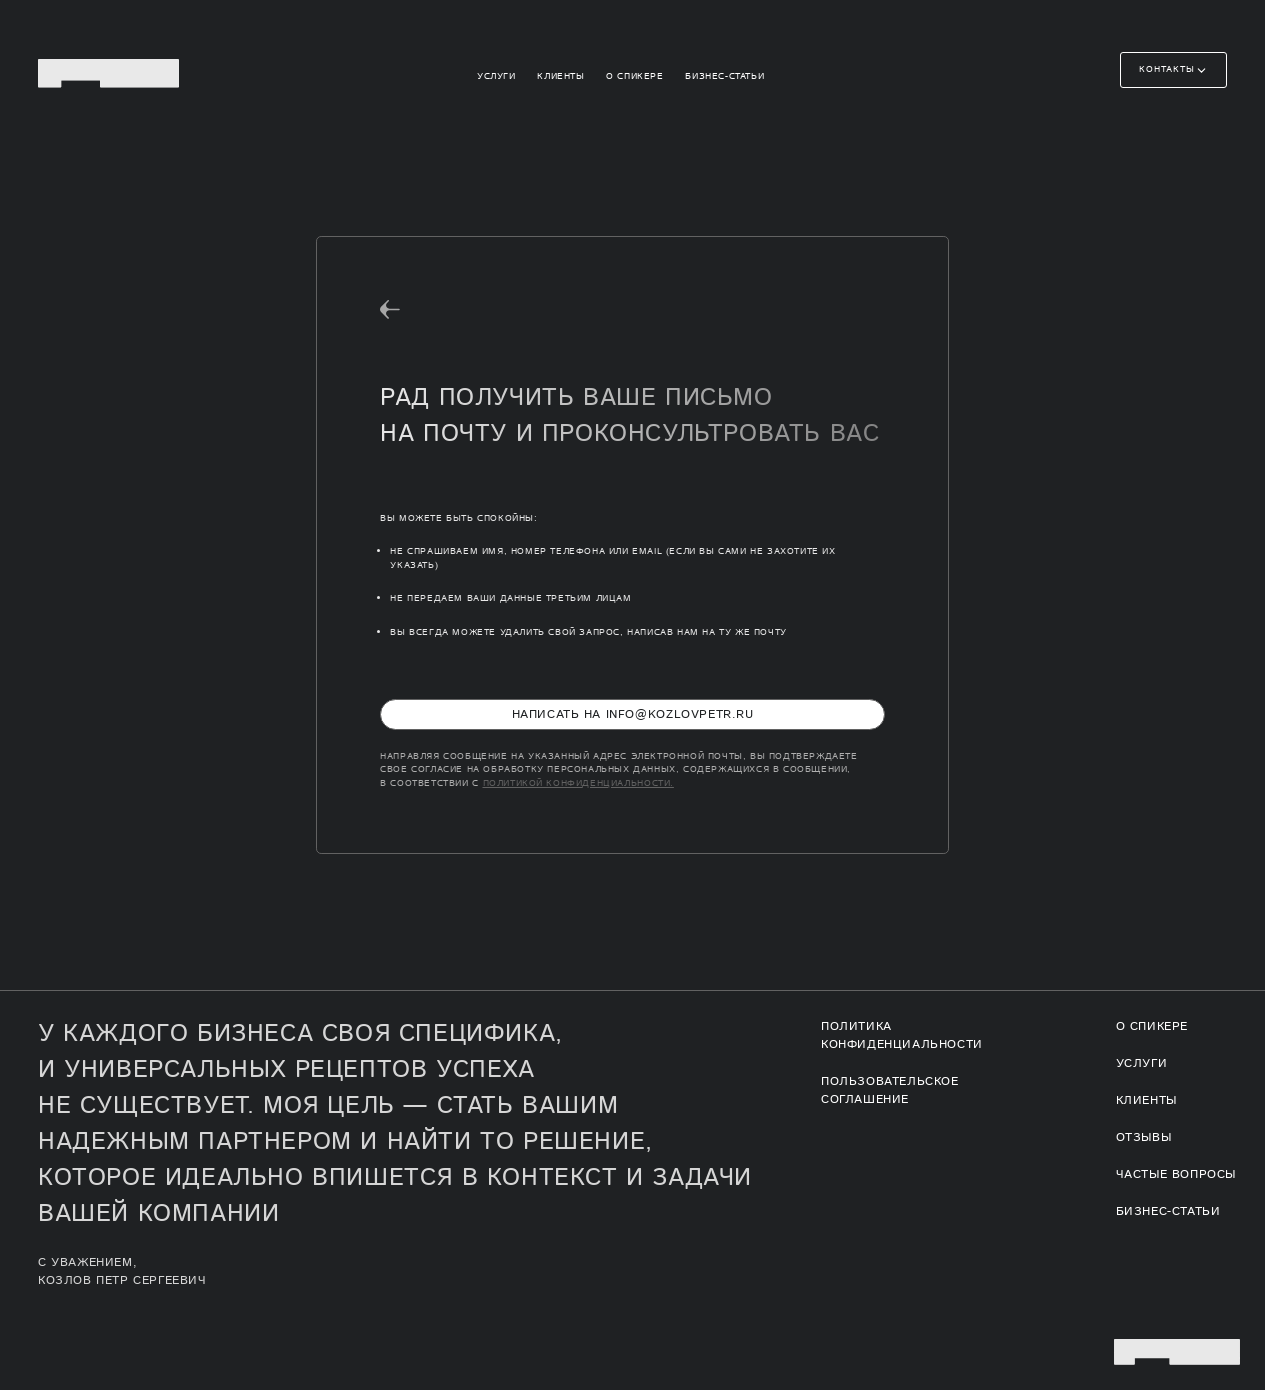
<file: brief.html>
<!DOCTYPE html>
<html lang="ru">
<head>
	<meta charset="UTF-8">
	<meta name="viewport" content="width=device-width, initial-scale=1.0">
	<title>Пётр Козлов</title>
	<link rel="stylesheet" href="assets/css/style.css" type="text/css">
	<link rel="stylesheet" href="https://cdn.plyr.io/3.6.3/plyr.css"/>
	<link rel="icon" href="assets/svg/favicon.svg" type="image/svg+xml">


</head>
<body>
	<header>
		<nav>
			<div class="mobile-nav">
				<a href="index.html" class="logo"><img src="assets/svg/logo.svg" alt="logo" id="mobile-logo"></a>
				<img src="assets/svg/burger-btn.svg" alt="burger-btn" id="burger-btn">
				<div class="mobile-nav-container hidden">
					<a href="index.html#m-services">УСЛУГИ</a>
					<a href="index.html#m-clients">КЛИЕНТЫ</a>
					<a href="index.html#about">О СПИКЕРЕ</a>
					<a href="index.html#m-articles">БИЗНЕС-СТАТЬИ</a>
					<a href="index.html#m-contacts">КОНТАКТЫ</a>
					<a href="docs/privacy.pdf">ПОЛИТИКА КОНФИДЕНЦИАЛЬНОСТИ</a>
					<a href="docs/terms_of_service.pdf">ПОЛЬЗОВАТЕЛЬСКОЕ СОГЛАШЕНИЕ</a>
					<img src="assets/svg/burger-close-btn.svg" alt="burger-close-btn" id="burger-close-btn">
				</div>
			</div>
			<div class="nav-container">
				<a href="index.html" class="logo"><img src="assets/svg/logo-light.svg" alt="logo" class=""></a>
				<div class="nav-links-dark">
					<a href="index.html#services">УСЛУГИ</a>
					<a href="index.html#clients">КЛИЕНТЫ</a>
					<a href="index.html#about">О СПИКЕРЕ</a>
					<a href="index.html#articles">БИЗНЕС-СТАТЬИ</a>
				</div>
				<div class="contacts-dropdown">

					<button class="contacts-btn">
					<span>КОНТАКТЫ</span>
			
					<svg class="arrow" width="17" height="17" viewBox="0 0 24 24">
						<path d="M6 9L12 15L18 9"
							stroke="white"
							stroke-width="2"
							fill="none"
							stroke-linecap="round"/>
					</svg>
					</button>
			
					<div class="dropdown-menu">
			
					<a href="mailto:386169@gmail.com" class="contacts-without-underline-link">
						386169@gmail.com
					</a>
			
					<a href="tel:+79039276169" class="contacts-without-underline-link">
						+7 (903) 927-61-69
					</a>
			
					<a href="#">
						ВКОНТАКТЕ
					</a>
			
					<a href="#">
						ТЕЛЕГРАМ
					</a>
			
					<a href="#">
						ЯНДЕКС-ДЗЕН
					</a>
			
					</div>
			
				</div>
			</div>
			
		</nav>
	</header>

	<main>
		<section class="brief-section">
			<div class="brief-container">
				<div class="brief-content">
					<a href="index.html"><img src="assets/svg/brief-back-arrow.svg" id="brief-back-arrow" alt="BACK TO MAIN PAGE"></a>
					<h4 class="right-section-headers">Рад получить ваше письмо на почту и проконсультровать вас</h4>
					
					<h5>Вы можете быть спокойны:</h4>
					<ul>
						<li>Не спрашиваем имя, номер телефона или email (если вы сами не захотите их указать)</li>
						<li>Не передаем ваши данные третьим лицам</li>
						<li>Вы всегда можете удалить свой запрос, написав нам на ту же почту</li>
					</ul>
					
					<a id="email-button-brief" href="mailto:info@kozlovpetr.ru">
						Написать на info@kozlovpetr.ru
					</a>
					<p>Направляя сообщение на указанный адрес электронной почты, вы подтверждаете свое согласие на обработку персональных данных, содержащихся в сообщении, в соответствии с <a  id="privacy-button-brief" href="docs/privacy.pdf">Политикой конфиденциальности.</a></p>
				</div>
			</div>
		</section>
	</main>

	<footer>
		<div class="footer-left-container">
			<h5 class="footer-main-text">
				У каждого бизнеса своя специфика, и универсальных рецептов успеха
				не существует. Моя цель — стать вашим надежным партнером и найти то решение, которое идеально впишется в контекст и задачи вашей компании
			</h5>
			<p class="footer-sub-text">С уважением,<br>Козлов Петр Сергеевич</p>
			<img id="mobile-footer-logo" src="assets/svg/Union.svg" alt="logo">
		</div>

		<div class="footer-right-container">
			<div class="footer-column">
				<div class="footer-row">
					<a href="docs/privacy.pdf">Политика конфиденциальности</a>
					<a href="docs/terms_of_service.pdf">ПОЛЬЗОВАТЕЛЬСКОЕ СОГЛАШЕНИЕ</a>
				</div>
			</div>

			<div class="footer-column">
				<div class="footer-row">
					<a href="index.html#about">О спикере</a>
					<a href="index.html#services">Услуги</a>
					<a href="index.html#clients">Клиенты</a>
					<a href="index.html#reviews">Отзывы</a>
					<a href="index.html#faq">Частые вопросы</a>
					<a href="index.html#articles">Бизнес-статьи</a>
				</div>
				<div class="footer-row-logo">
					<img src="assets/svg/Union.svg" alt="logo">
				</div>
			</div>
			
		</div>
		
	</footer>
	<script src="js/mobile-nav.js"></script>
</body>
</html>
</file>
<file: assets/css/style.css>
@font-face {
	font-family: 'Istok Web';
	src: url('../fonts/IstokWeb-Regular.woff2') format('woff2');
	font-weight: normal;
	font-style: normal;
	font-display: swap;
}
 /**
  Нормализация блочной модели
 */
*,
::before,
::after {
  box-sizing: border-box;
}

/**
  Убираем внутренние отступы слева тегам списков,
  у которых есть атрибут class
 */
:where(ul, ol):where([class]) {
  padding-left: 0;
}

/**
  Убираем внешние отступы body и двум другим тегам,
  у которых есть атрибут class
 */
body,
:where(blockquote, figure, fieldset):where([class]) {
  margin: 0;
}

/**
  Убираем внешние отступы вертикали нужным тегам,
  у которых есть атрибут class
 */
:where(
  h1,
  h2,
  h3,
  h4,
  h5,
  h6,
  p,
  ul,
  ol,
  dl
):where([class]) {
  margin-block: 0;
}

:where(dd[class]) {
  margin-left: 0;
}

:where(fieldset[class]) {
  padding: 0;
  border: none;
}

/**
  Убираем стандартный маркер маркированному списку,
  у которого есть атрибут class
 */
:where(ul[class]) {
  list-style: none;
}

:where(address[class]) {
  font-style: normal;
}

/**
  Обнуляем вертикальные внешние отступы параграфа,
  объявляем локальную переменную для внешнего отступа вниз,
  чтобы избежать взаимодействие с более сложным селектором
 */
p {
  --paragraphMarginBottom: 24px;

  margin-block: 0;
}

/**
  Внешний отступ вниз для параграфа без атрибута class,
  который расположен не последним среди своих соседних элементов
 */
p:where(:not([class]):not(:last-child)) {
  margin-bottom: var(--paragraphMarginBottom);
}


/**
  Упрощаем работу с изображениями и видео
 */
img,
video {
  display: block;
  height: auto;
}

/**
  Наследуем свойства шрифт для полей ввода
 */
input,
textarea,
select,
button {
  font: inherit;
}

html {
  /**
    Пригодится в большинстве ситуаций
    (когда, например, нужно будет "прижать" футер к низу сайта)
   */
  height: 100%;
  /**
    Убираем скачок интерфейса по горизонтали
    при появлении / исчезновении скроллбара
   */
  scrollbar-gutter: stable;
  /**
    Плавный скролл
   */
  scroll-behavior: smooth;
}

body {
  /**
    Пригодится в большинстве ситуаций
    (когда, например, нужно будет "прижать" футер к низу сайта)
   */
  min-height: 100%;
  /**
    Унифицированный интерлиньяж
   */
  line-height: 1.5;
}

/**
  Нормализация высоты элемента ссылки при его инспектировании в DevTools
 */
a:where([class]) {
  display: inline-flex;
}

/**
  Курсор-рука при наведении на элемент
 */
button,
label {
  cursor: pointer;
}

/**
  Убирает серую подсветку при тапе на мобильных устройствах (iOS/Android)
 */
button {
  -webkit-tap-highlight-color: transparent;
}

/**
  Приводим к единому цвету svg-элементы
  (за исключением тех, у которых уже указан
  атрибут fill со значением 'none' или начинается с 'url')
 */
:where([fill]:not(
  [fill="none"],
  [fill^="url"]
)) {
  fill: currentColor;
}

/**
  Приводим к единому цвету svg-элементы
  (за исключением тех, у которых уже указан
  атрибут stroke со значением 'none')
 */
:where([stroke]:not(
  [stroke="none"],
  [stroke^="url"]
)) {
  stroke: currentColor;
}

/**
  Чиним баг задержки смены цвета при взаимодействии с svg-элементами
 */
svg * {
  transition-property: fill, stroke;
}

/**
  Приведение рамок таблиц в классический 'collapse' вид
 */
:where(table) {
  border-collapse: collapse;
  border-color: currentColor;
}

/**
  Удаляем все анимации и переходы для людей,
  которые предпочитают их не использовать
 */
@media (prefers-reduced-motion: reduce) {
  *,
  ::before,
  ::after {
    animation-duration: 0.01ms !important;
    animation-iteration-count: 1 !important;
    transition-duration: 0.01ms !important;
    scroll-behavior: auto !important;
  }
}

body.popup-opened {
	overflow: hidden;
}

body.popup-opened .slider-services {
	pointer-events: none;
}


body.popup-opened .service-selector-list {
	pointer-events: auto;
}

h1, h2, h3, h4, h5, h6{
	font-weight: 300;
}

html{
	font-family: Istok Web;
	
	letter-spacing: 0.05em;

	text-transform: uppercase;

	font-size: 15px;
}

:root{
	--color-blue: #8099c5;
	--color-light-brown: #b5a56e;
	--color-violet: #9f94c5;
	--color-green: #79a36a;
	--color-dark: #1f2123;
	--color-light: #ffffff;
	--color-light-gray: #f0f0f0;
	--color-gray-borders: #626262;
	--color-arrow-gray: #aeaeae;
	--color-bg-gray: #e8e8e8;
	--gradient-white: radial-gradient(at 70% 50%, #fff 30%, #eaeaea 70%);
	--gradient-section-text: linear-gradient(to right, #e8e8e8, #828282);
	--main-color: var(--color-blue);
	--text-xs: 0.75rem;
	--text-base: 1rem;
	--text-m: 2rem;
	--text-l: 3.8rem;
	--transition-params: 0.2s ease-in-out;
	--transition-params-sliders: 0.5s ease-in-out;
	--border-radius-sections: 0.4vw;
}

.hidden{
	display: none !important;
}

.mobile-headers{
	display: none;
}


/*
	НАВИГАЦИЯ
*/

header{
	background-color: #eaeaea;
}

nav{
	position: absolute;
	top: 0;
	left: 0;
	width: 100%;
	height: 12vh;
	background-color: transparent;
	z-index: 100;
	display: flex;
	align-items: end;
}

.mobile-nav{
	display: none;
}

.nav-container{
	width: 94%;
	margin: 20px auto;
	display: flex;
	justify-content: space-between;
	align-items: end;
}

.logo{
	width: 7%;
}

.nav-links{
	display: flex;
	flex-flow: row nowrap;
	width: 25%;
	justify-content: space-between;
	
}

.nav-links a{
	padding: 5px;
	font-size: var(--text-xs);
	text-decoration: none;
	color: var(--color-dark);
	transition: var(--transition-params);
}

.nav-links-dark{
	display: flex;
	flex-flow: row nowrap;
	width: 25%;
	justify-content: space-between;
	
}

.nav-links-dark a{
	padding: 5px;
	font-size: var(--text-xs);
	text-decoration: none;
	color: var(--color-light);
	transition: var(--transition-params);
}



.contacts-dropdown {
	position: relative;
	width: 9%;
  
	font-family: Istok web, sans-serif;
  }
  
  /* КНОПКА */
  
.contacts-btn {
	width: 100%;
	height: 36px;
  
	background-color: var(--color-dark);
	border: 1px var(--color-light) solid;
	border-radius: 3px;
  
	padding: 0 18px;
  
	display: flex;
	align-items: center;
	justify-content: space-between;
  
	cursor: pointer;
  
	color: white;
	font-size: var(--text-xs);
	letter-spacing: 1px;
  
	text-transform: uppercase;
  
	transition: background-color 0.2s ease-in-out;
}
  

  
  /* СТРЕЛКА */
  
.arrow {
	transition: transform 0.3s ease-in-out;
}
  
  /* МЕНЮ */
  
.dropdown-menu {
	position: absolute;
  
	top: calc(100% + 2px);
	right: 0;
  
	width: 100%;
  
	background: #1d1f23;
  
	overflow: hidden;
  
	opacity: 0;
	visibility: hidden;
  
	transform: translateY(-10px);
  
	transition:
	    opacity 0.2s ease-in-out,
	    transform 0.2s ease-in-out,
	    visibility 0.2s;
}
  
  /* ПУНКТЫ */
  
.dropdown-menu a {
	display: flex;
	align-items: center;
  
	min-height: 48px;
  
	padding: 0 14px;
  
	color: white;
  
	font-size: var(--text-xs);
	line-height: 1.4;
  
	border-top: 1px solid rgba(255,255,255,0.12);
  
	transition: background-color 0.2s ease-in-out;
}
  
.dropdown-menu a:hover {
	background-color: var(--color-dark);
}
  
  /* ОТКРЫТИЕ */
  
.contacts-dropdown:hover .dropdown-menu {
	opacity: 1;
	visibility: visible;
  
	transform: translateY(0);
}
  
  /* ПОВОРОТ СТРЕЛКИ */
  
.contacts-dropdown:hover .arrow {
	transform: rotate(180deg);
}

.contacts-without-underline-link{
	text-decoration: none;
}
/* HERO SECTION */

#hero-section{
	height: 100vh;
	width: 100%;
	background: var(--gradient-white);
	position: relative;
	top: 0;
}

#hero-section-mobile{
	display: none;
}

.right-color-hero-section{
	background-color: var(--main-color);
	width: 68%;
	height: 23%;
	position: absolute;
	border-radius: 5px 5px 0 0;
	bottom: 0;
	right: 0;
	transition: var(--transition-params);
}

.left-color-hero-section{
	background-color: var(--main-color);
	width: 32%;
	height: 17%;
	position: absolute;
	bottom: 0;
	left: 0;
	transition: var(--transition-params);
}

.arrow-buttons{
	width: 32%;
	height: 23%;
	position: absolute;
	bottom: 0;
	left: 0;
	display: grid;
	grid-template-columns: 80% 10% 10%;
}

#left-arrow-btn, #right-arrow-btn {
	cursor: pointer;
	padding: 10px;
}

#left-arrow-btn{
	border-radius: 50%;
	fill: var(--color-arrow-gray);
	transition: var(--transition-params);
}

#left-arrow-btn:active{
	background-color: var(--main-color);
	
	transform: scale(2)
}

#right-arrow-btn{
	border-radius: 50%;
	fill: var(--color-dark);
	transition: var(--transition-params);
}

#right-arrow-btn:active{
	background-color: var(--main-color);
	transform: scale(2)
}

.hero-section-photo{
	width: 85%;
	position: absolute;
	bottom: 0;
	left: 1.5%;
	transition: var(--transition-params);
	opacity: 0;
}

.hero-main-container{
	width: 95%;
	height: 85%;
	margin: 0 auto;
	display: flex;
	align-items: center;
}

.main-text{
	margin-top: 12vh;
	width: 45%;
}

.main-text h1{
	font-size: var(--text-l);
	margin: 0;
	line-height: 1.18em;
}

.main-text p{
	font-size: var(--text-base);
}

.round-link-tg{
	background-color: var(--main-color);
	border-radius: 50px;
	width: 70%;
	height: 5vh;
	transition: var(--transition-params);
}
.round-link-tg a{
	white-space: nowrap;
	display: flex;
	justify-content: center;
	align-items: center;
	width: 100%;
	height: 100%;
	font-size: var(--text-base);
	color: var(--color-light);
	text-decoration: none;
	transition: var(--transition-params);
}

.main-text-swap{
	font-size: var(--text-m);
	letter-spacing: 0.05em;
	color: var(--color-light);
	margin: 1.6vw 2.6vw;
}

/* ТИПОВАЯ СЕКЦИЯ */

.type-section{
	width: 100%;
	display: flex;
	flex-direction: row;
	
}

.type-section-left-container{
	width: 33%;
	background-color: var(--main-color);
	display: flex;
	
	transition: var(--transition-params);
}

.left-container-services{
	width: 80%;
	margin: 0 auto;
	display: flex;
	justify-content: left;
	flex-direction: column;
}

.left-section-headers{
	font-size: var(--text-base);
	font-weight: 300;
	margin-bottom: 10vh;
	padding: 0;
}

.left-container-services .left-section-headers{
	padding: 0;
}

.type-section-btn{
	max-width: 60%;
	border: none;
	background-color: transparent;
	font-size: var(--text-base);
	margin-bottom: 2vh;
	cursor: pointer;
	transition: var(--transition-params);
}

.type-section-btn[data-index="0"]{
	color: var(--color-light);
}

.type-section-btn:active{
	text-decoration: underline;
	color: var(--color-light);
}

.type-section-right-container{
	width: 67%;
	background-color: var(--color-dark);
	
	padding: 16vh 2%;
	position: relative;
}

.left-services-section{
	display: grid;
	grid-template-columns: 100%;
	grid-template-rows: 35% 50%;
}

.right-services-section{
	display: grid;
	grid-template-columns: 100%;
	grid-template-rows: 35% 50%;
}

.right-section-main-desc{
	width: 70%;
	display: flex;
	flex-direction: column;
	height: auto;
}

.right-section-main-desc p{
	margin-top: 40px;
}

.right-section-headers{
	font-size: var(--text-m);
	background: var(--gradient-section-text);
	background-clip: text;
	color: transparent;
}

.top-part-card-left h4{
	width: 60%;
	margin-bottom: 3vh;
}

.right-section-text{
	font-size: var(--text-base);
	background: var(--color-light-gray);
	background-clip: text;
	color: transparent;
	line-height: 200%;
}

/* SERVICES SLIDER */

.slider-services{
	width: 100%;
	min-height: 700px;
	height: 100%;
	overflow: hidden;
	position: relative;
	margin-bottom: 2vh;
}

.slider-services-track{
	display: flex;
	flex-flow: row nowrap;
	justify-content: space-between;
	width: 100%;
	height: auto;
	transition: var(--transition-params-sliders);
}

	/* SERVICE CARD */

.service-card{
	width: 100%;
	height: 100%;
	border-top: 1px var(--color-gray-borders) solid;
	border-radius: var(--border-radius-sections);
	background-color: var(--color-dark);
	flex-shrink: 0;
	margin: 10px 0;
}

.top-part-card{
	width: 100%;
	height: 450px;
	display: flex;
	flex-direction: row;
	border-left: 1px var(--color-gray-borders) solid;
	border-right: 1px var(--color-gray-borders) solid;
	border-top-left-radius: var(--border-radius-sections);
	border-top-right-radius: var(--border-radius-sections);
	overflow: hidden;
}

.top-part-card-left{
	width: 55%;
	padding: 2%;
	padding-bottom: 0;
}

.top-part-card-right{
	width: 45%;
	position: relative;
	overflow: hidden;
}

.top-part-card-right img{
	width: 100%;
	height: 100%;
	object-fit: cover;
}

#service-photo-stratsession{
	object-position: 100%;
}

.service-desc-first, .service-desc-second{
	font-size: var(--text-base);
	margin: 10px 0;
}

.service-desc-second{
	margin-bottom: 0;
	padding-bottom: 0;
}

.service-desc-duration, .service-desc-price{
	padding: 0.7vw 2%;
	display: flex;
	flex-direction: row;
	justify-content: space-between;
	
	border-left: 1px var(--color-gray-borders) solid;
	border-right: 1px var(--color-gray-borders) solid;
}

.duration-item, .price-item {
	text-transform: none;
}


.service-desc-duration{
	border-top: 1px var(--color-gray-borders) solid;
	border-bottom: 1px var(--color-gray-borders) solid;
}


.service-go-to-brief{
	width: 100%;
	height: 80px;
	display: block;
	position: relative;
	padding: 0;
}

.service-go-to-brief img{
	width: 100%;
}

.service-go-to-brief-hover{
	width: 100%;
	position: absolute;
	inset:0;
	opacity: 0;
	transition: var(--transition-params);
}

.mobile-service-go-to-brief{
	display: none;
}

.mobile-service-headers{
	display: none;
}

.service-headers{
	display: block;
}

.service-selector{
	position: absolute;
	top: 0;
	right: 0;
	width: 30%;
	height: 20%;
}

.service-selector-btn{
	padding-left: 10px;
	width: 100%;
	height: 100%;
	background-color: #141414;
	color: var(--color-light);
	font-size: var(--text-xs);
	font-weight: 100;
	text-transform: uppercase;
	border: none;
	border-top-right-radius: var(--border-radius-sections);
	border-bottom-left-radius: var(--border-radius-sections);
	text-align: start;
}

.service-selector-btn.open{
	border-bottom-left-radius: 0px;
}

.service-selector-btn span{
	opacity: 0;
}

.service-selector-list{
	border-bottom-left-radius: var(--border-radius-sections);
	border-bottom-right-radius: var(--border-radius-sections);
	width: 100%;
	background-color: #141414;
	color: var(--color-light);
	font-size: var(--text-base);
	overflow: hidden;
}

.mobile-choice-info, .bottom-choice-card-part{
	display: none;
}

.service-selector-list > li:nth-child(2){
	border-top: 1px var(--color-gray-borders) solid;
	border-bottom: 1px var(--color-gray-borders) solid;
}

.service-selector-list li{
	padding: 10px;	
	font-size: var(--text-xs);
	cursor: pointer;
	transition: var(--transition-params);
}

.service-choice-arrow{
	position: absolute;
	top: 42%;
	right: 5%;
	transition: var(--transition-params);
	pointer-events: none;
	fill: var(--color-arrow-gray);
}

.service-choice-arrow.open{
	transform: rotate(180deg);
}

/* CLIENTS */

.left-headers-container{
	width: 80%;
	margin: 0 auto;
}

#clients{
	padding-top: 16vh;
}

.clients-list{
	width: 100%;
	display: grid;
	grid-template-columns: repeat(auto-fill, 290px);
	grid-template-rows: repeat(auto-fill, 1fr);
	gap: 100px 0;
}

.clients-image-container{
	width: 290px;
	display: flex;
	justify-content: center;
	align-items: center;
}


/* REVIEWS */

#reviews{
	margin-top: calc(2vh + 30px);
}

.review-section{
	padding-top: 2vh;
}

.slider-reviews {
	width: 100%;
	height: 35vw;
	overflow: hidden;
}

.slider-reviews-track {
	display: flex;
	flex-flow: nowrap row;
	transition: var(--transition-params-sliders);
}

.review-slide{
	margin-top: 30px;
	margin-right: 30px;
	height: 25vw;
	aspect-ratio: 735 / 503;
	display: flex;
	flex-flow: nowrap row;
	flex-shrink: 0;
	position: relative;
	border: 1px var(--color-gray-borders) solid;
	border-radius: var(--border-radius-sections);
	text-decoration: none;
	color: var(--color-dark);
	transition: var(--transition-params);
	overflow: hidden;
}

.video-review {
	cursor: pointer;
}

.review-slide-left{
	padding: 4%;
	width: 47%;
	z-index: 101;
}

.review-slide-left h4{
	width: 70%;
	z-index: 101;
}

.review-name{
	font-size: var(--text-base);
	color: var(--color-light-gray);
	margin: 1vw 0;
	width: 70%;
}

.review-desc{
	font-size: var(--text-base);
	text-transform: none;
	line-height: normal;
	letter-spacing: normal;
}

.review-desc-right{
	font-size: var(--text-base);
	text-transform: none;
	line-height: normal;
	letter-spacing: normal;
}

#mobile-review-full-text-1{
	display: none;
}

#review-collapse-text-btn-1{
	color: #a6a6a6;
	display: none;
}


#review-full-text-btn-1{
	color: #a6a6a6;
	transition: var(--transition-params);
}

.review-more-text-container{
	height: 100%;
	width: 60%;
	position: absolute;
	right: 0;
	z-index: 150;
	background-color: var(--color-dark);
	display: flex;
	flex-direction: column;
	flex-wrap: wrap;
	padding: 50px;
	transform: translateY(100%);
	transition: var(--transition-params-sliders);
}

.review-more-text-container p{
	margin-top: 210px;
	margin-bottom: 10px;
}

#review-left-arrow-more-text{
	fill: var(--color-arrow-gray);
	transition: var(--transition-params);
}

.review-slide-right{
	width: 53%;
	z-index: 10;
	position: relative;
}

.review-right-cover-container{
	width: 100%;
	height: 100%;
	position: absolute;
	inset: 0;
	display: flex;
	justify-content: center;
	align-items: center;
}

.review-slide-right img{
	width: 100%;
	height: 100%;
	z-index: 10;
	display: block;
	
	object-fit: cover;
}

.review-right-arrow-container{
	display: flex;
	justify-content: center;
	align-items: center;
	width: 98px;
	height: 98px;
	border-radius: 50%;
	border: 1px var(--color-light) solid;
	position: relative; 
	z-index: 160; 
	transition: var(--transition-params);
}

.review-right-arrow-container svg{
	fill: var(--color-light)
}

.review-slide-cover{
	position: absolute;
	top: 0;
	left: 0;
	z-index: 100;
	width: 100%;
	height: 102%;
	fill: var(--color-dark);
	margin: 0;
	padding: 0;
	border-radius: var(--border-radius-sections);
	pointer-events: none; 
}

.review-slider-arrows{
	width: 12%;
	margin: 40px auto;
	display: flex;
	justify-content: space-between;
}

#review-left-arrow-btn{
	padding: 10px;
	border-radius: 50%;
	cursor: pointer;
	fill: var(--color-gray-borders);
	transition: var(--transition-params);
}

#review-right-arrow-btn{
	padding: 10px;
	border-radius: 50%;
	cursor: pointer;
	fill: var(--color-light-gray);
	transition: var(--transition-params);
}


#review-left-arrow-btn:active{
	background-color: var(--color-light-gray);
	transform: scale(0.7)
}


#review-right-arrow-btn:active{
	background-color: var(--color-light-gray);
	transform: scale(0.7)
}

.review-die{
	position: absolute;
	bottom: 0;
	left: 7%;
	width: 50%;
	background-color: #141414;
	height: 15%;
	color: var(--color-light);
	border-top-right-radius: var(--border-radius-sections);
	display: flex;
	align-items: center;
	justify-content: center;
}

/* FAQ */

#faq-container{
	padding: 0%;
	padding-bottom: 100px;
}

.slider-faq{
	width: 100%;
	height: 720px;
	overflow: hidden;
	position: relative;
}

.slider-faq::after{
	content: "";
	display: block;
	z-index: 102;
	-webkit-box-shadow: 0px 0px 100px 100px var(--color-dark); 
	box-shadow: 0px 0px 100px 100px var(--color-dark);
	position: absolute;
	inset: 0;
	width: 100%;
	height: 0%;
}

.slider-faq::before{
	content: "";
	display: block;
	z-index: 102;
	-webkit-box-shadow: 0px 0px 100px 100px var(--color-dark); 
	box-shadow: 0px 0px 100px 100px var(--color-dark);
	position: absolute;
	bottom: 0;
	width: 100%;
	height: 0%;
}

.slider-faq-track{
	display: flex;
	flex-direction: column;
	transform: translateY(0px);
	transition: var(--transition-params-sliders);
}

.faq-slide{
	display: flex;
	height: 300px;
	flex-flow: nowrap row;
	justify-content: space-between;
	align-items:flex-start;
}

.faq-slide-left{
	padding-left: 2%;
	width: 35%;
}

.faq-slide-right{
	padding-right: 2%;
	width: 45%;
}

.faq-slider-arrows{
	width: 100%;
	height: 350px;
	position: absolute;
	top: 220px;;
	border-top: 1px var(--color-gray-borders) solid;
	border-bottom: 1px var(--color-gray-borders) solid;
	fill: var(--color-light);
}

#slider-faq-up-arrow{
	position: absolute;
	top: 10%;
	left: 15%;
	border-radius: 50%;
	cursor: pointer;
	fill: var(--color-light-gray);
	transition: var(--transition-params);
}

#slider-faq-down-arrow{
	position: absolute;
	bottom: 10%;
	left: 15%;
	border-radius: 50%;
	cursor: pointer;
	fill: var(--color-light-gray);
	transition: var(--transition-params);
}

#slider-faq-up-arrow:active{
	background-color: var(--color-light-gray);
	transform: scale(0.7)
}


#slider-faq-down-arrow:active{
	background-color: var(--color-light-gray);
	transform: scale(0.7)
}

/* ARTICLES SLIDER */

#articles{
	padding-top: 16vh;
}

.slider-articles {
	width: 100%;
	height: 85vh;
	overflow: hidden;
}

.slider-articles-track {
	display: flex;
	flex-flow: nowrap row;
	transition: var(--transition-params-sliders);
}

.articles-slide{
	margin-right: 40px;
	width: 36.8vw;
	aspect-ratio: 183 / 179;
	display: flex;
	flex-flow: nowrap row;
	flex-shrink: 0;
	position: relative;
	border-radius: var(--border-radius-sections);
	text-decoration: none;
	color: var(--color-light-gray);
	transition: var(--transition-params);
}

.articles-slide:active{
	background-color: var(--color-light-gray);
}

.articles-slide-left{
	width: 73%;
	z-index: 101;
	position: relative;
}

.articles-slide-left img{
	height: 100%;
	
	border-top-left-radius: var(--border-radius-sections);
	border-bottom-left-radius: var(--border-radius-sections);
}

.articles-slide-right{
	z-index: 10;
	display: flex;
	flex-direction: column;
}

.articles-slide-right *{
	margin: 20% 0 0 10%;
}

.articles-slide-cover{
	position: absolute;
	inset:0;
	z-index: 105;
	width: 100%;
	height: 100%;
	margin: 0;
	padding: 0;
	border-radius: var(--border-radius-sections);
}

.articles-slide-cover-svg{
	display: block;
	position: absolute;
	inset: 0;
	color: var(--color-gray-borders);
	width: 100%;
}

.mobile-articles-slide-cover-svg{
	display: none;
}

.articles-slider-h {
	position: absolute;
	inset: 2%;
	width: 50%;
}

.article-die{
	font-size: var(--text-xs);
	width: auto;
	height: 10%;
	background-color: #141414;
	display: flex;
	flex-wrap: wrap;
	padding: 0 20px;
	align-items: center;
	position: absolute;
	left: 0;
	bottom: 0;
	border-bottom-left-radius: var(--border-radius-sections);
	border-bottom: 1px var(#f1f1f1) solid;
	border-left: 1px var(#f1f1f1) solid;
	margin: 0;
}

.articles-slider-arrows{
	width: 12%;
	margin: 40px auto;
	display: flex;
	justify-content: space-between;
}

#articles-left-arrow-btn{
	padding: 10px;
	border-radius: 50%;
	cursor: pointer;
	fill: var(--color-gray-borders);
	transition: var(--transition-params);
}

#articles-right-arrow-btn{
	padding: 10px;
	border-radius: 50%;
	cursor: pointer;
	fill: var(--color-light-gray);
	transition: var(--transition-params);
}


#articles-left-arrow-btn:active{
	background-color: var(--color-light-gray);
	transform: scale(0.7)
}


#articles-right-arrow-btn:active{
	background-color: var(--color-light-gray);
	transform: scale(0.7)
}



/* CONTACTS SECTION */

.contacts-section{
	height: 50vh;
	padding: 2vh 2%;
}
.contacts-all{
	width: 60%;
	position: absolute;
	right: 3%;
}

.contacts-row{
	height: 74px;
	display: flex;
	justify-content: space-between;
	margin-bottom: 53px;
	border-bottom: 1px var(--color-gray-borders) solid;
	font-size: var(--text-base);
}

.contacts-left-side{
	color: #939393;
}

.contacts-right-side{
	color: var(--color-light);
	margin-right: 10px;
}

.contacts-right-social-media{
	width: 45%;
	display: flex;
	justify-content: space-between;
	flex-flow: row nowrap;
}

/* FOOTER */

footer{
	display: flex;
	justify-content: space-between;
	padding: 2% 2% 2% 3%;
	background-color: var(--color-dark);
	height: 400px;
	border-top: 1px var(--color-gray-borders) solid;
}

.footer-left-container{
	width: 60%;
	color: #d6d6d6;
	height: 100%;
	display: flex;
	flex-direction: column;
	flex-wrap: wrap;
	align-content: space-between;
}

.footer-main-text{
	font-size: var(--text-m);
}

.footer-sub-text{
	font-size: var(--text-base);
	margin-top: 3%;
}


.footer-right-container{
	display: flex;
	width: 35%;
	height: 100%;
	justify-content: space-between;
}


.footer-column{
	position: relative;
	width: 30%;
	height: 100%;
	display: flex;
	flex-direction: column;
	flex-wrap: wrap;
	align-content: space-between;
}

.footer-row{
	width: 100%;
	display: flex;
	flex-direction: column;
	justify-content: space-between;
	align-items: start;
	font-size: var(--text-base);
	color: var(--color-light);
}

.footer-row-logo{
	position: absolute;
	bottom: 0;
	left: 0;
	width: 100%;
	display: flex;
	flex-direction: column;
	justify-content: space-between;
	align-items: start;
	font-size: var(--text-base);
	color: var(--color-light);
}

.footer-row-logo img{
	width: 100%;
}

.footer-row a{
	margin-bottom: 15px;
	padding: 2px;
	color: var(--color-light);
	text-decoration: none;
	transition: var(--transition-params);
	border-radius: var(--border-radius-sections);
}

#mobile-footer-logo{
	display: none;
}

/* VIDEO REVIEWS */

.video-container{
	width: 100%;
	height: 100%;
	position: fixed;
	inset: 0;
	display: flex;
	justify-content: center;
	align-items: center;
	background-color: rgba(0, 0, 0, 0.5);
	z-index: 1000;
	--plyr-color-main: var(--main-color);
}

.video-container video{
	height: 90%;
}

/* Brief-page */

.brief-section{
	width: 100%;
	height: 110vh;
	background-color: var(--color-dark);
	display: flex;
	justify-content: center;
	align-items: center;
}

.brief-container{
	margin-top: 100px;
	width: 50%;
	height: auto;
	background-color: var(--color-dark);
	border-radius: var(--border-radius-sections);
	border: 1px var(--color-gray-borders) solid;
}

.brief-content{
	padding: 10%;
}

#email-button-brief{
	display: block;
	text-align: center;
	width: 100%;
	padding: 1%;
	text-decoration: none;
	color: var(--color-dark);
	background-color: var(--color-light);
	border: 1px var(--color-gray-borders) solid;
	border-radius: 100px;
	transition: var(--transition-params);
}

#email-button-brief:hover{
	background-color: var(--color-gray-borders);
	color: var(--color-light);
}

#privacy-button-brief{
	color: var(--color-gray-borders);
}

.brief-content p{
	margin-top: 20px;
	font-size: var(--text-xs);
	color: var(--color-arrow-gray);
}

.brief-content h5{
	margin-top: 60px;
	font-size: var(--text-xs);
	color: var(--color-bg-gray);
}

.brief-content ul{
	padding: 0 2%;
	margin-bottom: 60px;
}

.brief-content li{
	font-size: var(--text-xs);
	color: var(--color-bg-gray);
	list-style-type: disc;
	margin: 20px 0;

}

#brief-back-arrow{
	width: 20px;
	margin-bottom: 60px;
}

/* PAGINATION */

#mobile-services-pagination{
	display: none;
}

#mobile-reviews-pagination{
	display: none;
}

#mobile-articles-pagination{
	display: none;
}



@media (hover: hover){
	.nav-links a:hover{
		text-decoration: none;
		color: #939393;
	}

	.nav-links-dark a:hover{
		text-decoration: none;
		color: #939393;
	}

	.contacts-btn:hover {
		background-color: #25272c;
	}

	.round-link-tg a:hover{
		color: var(--main-color);	
	}

	.round-link-tg:hover{
		background-color: var(--color-light-gray);
	}

	.type-section-btn:hover{
		text-decoration: underline;
	}

	.service-go-to-brief-hover:hover{
		opacity: 1;
	}

	.service-selector-list li:hover{
		background-color: var(--color-gray-borders);
	}

	.review-slide:hover{
		color: var(--color-light-gray);
	}

	#review-full-text-btn-1:hover{
		color: #707070;
	}

	#review-left-arrow-more-text:hover{
		fill: var(--color-gray-borders);
	}

	.review-slide:hover .review-right-arrow-container{
		width: 148px;
		height: 148px;
	}

	.articles-slide:hover{
		text-decoration: underline;
		color: var(--color-gray-borders);
	}

	.footer-row a:hover{
		color: var(--color-dark);
		background-color: var(--color-bg-gray);
	}
}

@media (max-width: 1280px) {
	html{
		font-size: 12px;
	}

	.service-selector{
		width: 45%;
		height: 10%;
	}

	#service-photo-consultation{
		object-position: 5%;
	}
}

@media (min-width: 768px) and (max-width: 1024px) {
	html{
		font-size: 10px;
	}

	.nav-links{
		width: 35%;
		margin-right: 30%;
	}

	.contacts-dropdown{
		display: none;
	}

	.round-link-tg{
		height: 10vh;
	}
	#btn-go-to{
		white-space: unset;
		text-align: center;
	}

	.arrow-buttons{
		height: 27%;
		grid-template-columns: 20% 50% 50%;
	}

	.service-selector{
		width: 45%;
		height: 10%;
	}

	.contacts-section{
		height: 100vh;
	}

	.slider-reviews{
		height: 90vh;
	}

	.review-slide{
		height: 35vw;
	}

	.review-more-text-container p{
		margin-top: 55%;
	}

	.review-slider-arrows{
		width: 20%;
	}

	.faq-slide-left{
		width: 45%;
	}

	.slider-articles{
		height: 105vh;
	}

	.articles-slider-arrows{
		width: 20%;
	}

	.contacts-right-social-media{
		width: 60%;
	}

	.footer-right-container{
		width: 30%;
	}
}

@media (max-width: 767px) {
	:root{
		--text-xs: 11px;
		--text-base: 15px;
		--text-m: 22px;
		--text-l: 46px;
		--border-radius-sections: 9px;
	}

	body{
		background-color: #f8f8f8;
	} 

	.mobile-headers{
		display: block;
		font-size: var(--text-base);
		color: var(--color-light-gray);
		margin: 5%;
	}

	header{
		background: none;
	}
	nav{
		height: 10vh;
		padding: 0;
		position: relative;
	}

	.mobile-nav{
		width: 90%;
		height: 10vh;
		margin: 0 auto;
		display: flex;
		justify-content: space-between;
		align-items: center;
		position: relative;
	}
	.nav-container{
		display: none;
	}
	#mobile-logo{
		width: 82px;
	}
	#burger-btn{
		width: 36px;
	}
	.mobile-nav-container a{
		display: block;
		color: var(--color-light-gray);
		margin: 4%;
	}
	.mobile-nav-container{
		width: 250px;
		height: 300px;
		position: absolute;
		top: 3vh;
		right: 0%;
		display: flex;
		flex-direction: column;
		background-color: var(--color-dark);
		border-radius: var(--border-radius-sections);
		border: 1px var(--color-gray-borders) solid;
	}
	#burger-close-btn{
		position: absolute;
		top: 4%;
		right: 4%;
	}

	/*  */

	#hero-section{
		display: none;
		background: none;
	}
	
	#hero-section-mobile{
		display: block;
		width: 100%;
		height: 90vh;
	}
	.hero-mobile-main-container{
		position: relative;
		display: flex;
		width: 100%;
		height: 90vh;
		flex-direction: column;
		justify-content: center;
		text-align: center;
	}

	.mobile-main-text{
		position: absolute;
		top: 0;
		width: 100%;
	}

	.mobile-main-text h1{
		line-height: 25px;
	}

	.hero-mobile-photo-container{
		position: absolute;
		bottom: 0;
		width: 100%;
		height: 85%;
		overflow: hidden;
	}

	.hero-mobile-photo{
		opacity: 0;
		position: absolute;
		top: 0;
		width: 100%;
		height: 100%;
		transition: var(--transition-params);
		object-fit: cover;
		object-position: top;
	}

	.mobile-round-link-tg{
		background-color: var(--main-color);
		border-radius: 50px;
		width: 90%;
		height: 5vh;
		transition: var(--transition-params);
		position: absolute;
		bottom: 20vh;
		left: 5%;
	}
	#mobile-btn-go-to{
		display: flex;
		justify-content: center;
		align-items: center;
		width: 100%;
		height: 100%;
		font-size: var(--text-base);
		color: var(--color-light);
		text-decoration: none;
		transition: var(--transition-params);
	}

	.mobile-color-hero-section{
		width: 100%;
		height: 117px;
		background-color: var(--main-color);
		position: absolute;
		bottom: 0;
		border-top-left-radius: var(--border-radius-sections);
		border-top-right-radius: var(--border-radius-sections);
		transition: var(--transition-params);
	}

	.mobile-main-text-swap{
		margin-top: 11px;
		color: var(--color-light);
	}



	


	/* type section */

	.type-section{
		width: 100%;
	}

	.type-section-left-container{
		display: none;
	}
	
	.type-section-right-container{
		width: 100%;
		padding: 50px 0;
	}

	.right-services-section{
		margin-top: 0;
		display: block;
	}



	.right-section-main-desc{
		margin: 0 auto;
		width: 90%;
		display: flex;
		flex-direction: column;
	}

	/* services */

	#m-services{
		margin-top: 50px;
	}

	.service-go-to-brief{
		display: none;
	}

	.mobile-service-go-to-brief{
		display: block;
	}
	.mobile-service-go-to-brief img{
		width: 100%;
	}

	.slider-services{
		width: 100%;
		min-height: 0;
		height: 120vh;
		overflow: hidden;
		position: relative;
		margin-bottom: 2vh;
	}
	
	.slider-services-track{
		display: flex;
		flex-flow: row nowrap;
		justify-content: space-between;
		width: 100%;
		height: 900px;
		transition: var(--transition-params-sliders);
	}
	
	/* SERVICE CARD */
	
	.service-card{
		margin: 10px 5%;
		width: 90%;
		height: 810px;
		border-top: 1px var(--color-gray-borders) solid;
		border-radius: var(--border-radius-sections);
		background-color: var(--color-dark);
		flex-shrink: 0;
	}
	
	.top-part-card{
		width: 100%;
		height: auto;
		display: flex;
		flex-direction: column-reverse;
	}
	
	.top-part-card-left{
		width: 100%;
		height: 220px;
	}
	
	.top-part-card-right{
		width: 100%;
		height: 320px;
		position: relative;
		overflow: hidden;
		border-top-left-radius: var(--border-radius-sections);
		border-top-right-radius: var(--border-radius-sections);
	}
	
	.top-part-card-right img{
		height: 320px;
		object-fit: cover;
		object-position: 55% top;
	}

	#service-photo-businessgames{
		object-position: 100%;
	}
	
	.service-desc-duration, .service-desc-price, .top-part-card-left{
		padding: 16px;
	}

	.service-desc-first{
		font-size: var(--text-xs);
	}



	.mobile-service-headers{
		display: block;
		background: var(--gradient-section-text);
		background-clip: text;
		color: transparent;
		font-size: 30px;
		line-height: 40px;
		padding: 16px;
		height: 110px;
	}
	
	.service-headers{
		display: none;
	}

	.service-selector{
		top: auto;
		bottom: 0;
		right: 0;
		width: 45%;
		height: 15%;
	}
	
	.service-selector-btn{
		border-top-left-radius: var(--border-radius-sections);
		border-top-right-radius: 0;
		border-bottom-left-radius: 0;
		position: relative;
		padding-right: 50px;
		box-decoration-break: clone;
		-webkit-box-decoration-break: clone;
	}
	
	.service-selector-btn span{
		position: absolute;
		right: 7%;
		top: 25%;
		opacity: 1;
		font-size: var(--text-base);
		display: inline-block;
		margin-left: 20px;
		transition: var(--transition-params);
		
		transform: rotate(0deg);
	}
	.service-selector-btn span.open{
		transform: rotate(45deg);
	}
	
	.service-selector-list{
		position: fixed;
		width: 100%;
		height: 100vh;
		top: 0;
		right: 0;
		border-radius: 0;
		z-index: 200;
	}
	
	.service-selector-list li{
		position: relative;
		font-size: var(--text-l);
		height: 33%;
		padding: 0;
		border: 1px var(--color-gray-borders) solid;
		transition: var(--transition-params);
		z-index: 201;
	}

	.service-desc-second{
		display: none;
	}
	
	.service-choice-arrow{
		display: none;
	}

	.service-desc-second-info{
		font-size: var(--text-xs);
	}

	.bottom-choice-card-part{
		display: block;
		width: 100%;
		position: absolute;
		bottom: 0;
	}

	.duration-item-info{
		text-transform: none;
	}

	.service-desc-duration-info, .service-desc-price-info{
		width: 100%;
		padding: 10px;
		display: flex;
		flex-direction: row;
		justify-content: space-between;
	}

	.service-desc-duration-info{
		border-top: 1px var(--color-gray-borders) solid;
		border-bottom: 1px var(--color-gray-borders) solid;
	}
	.service-desc-price-info{
		border-bottom: 1px var(--color-gray-borders) solid;
	}
	
	.mobile-choice-info{
		display: block;
		padding: 10px;
		height: 45%;
	}
	.h4{
		font-size: var(--text-m);
		font-weight: 1000;
		background: var(--gradient-section-text);
		color: transparent;
		background-clip: text;
		padding: 10px;
	}

	.close-second-desc-arrow{
		position: absolute;
		box-sizing: content-box;
		top: 2%;
		right: 2%;
		padding: 10px;
		fill: var(--color-arrow-gray)
	}


	/*  */
	.clients-list{
		width: 100%;
		display: flex;
		justify-content: center;
		flex-flow: column wrap;
		align-content: space-between;
	}

	.clients-image-container{
		width: 100%;
		height: 50px;
	}

	.clients-list *{
		margin-bottom: 0;
	}

	.empty{
		display: none;
	}

	/* reviews */

	.slider-reviews {
		width: 100%;
		min-height: 850px;
		overflow: hidden;
	}
	
	.slider-reviews-track {
		display: flex;
		flex-flow: nowrap row;
		transition: var(--transition-params-sliders);
		transform: translateX(-100%);
	}

	.review-slide{
		margin: 20px 5%;
		width: 90%;
		height: 706px;
		aspect-ratio: 354 / 707;
		display: flex;
		flex-flow: nowrap column;
		position: relative;
		border-top: 1px var(--color-gray-borders) solid;
	}
	
	.review-slide-left{
		padding: 4%;
		width: 100%;
	}
	
	.review-slide-left h4{
		margin-top: 0px;
		width: 40%;
		line-height: 30px;
	}
	
	.review-name{
		font-size: var(--text-xs);
		color: var(--color-light-gray);
		margin: 28px 0 16px 0;
	}
	
	.review-desc{
		text-transform: none;
		line-height: normal;
		letter-spacing: normal;
		margin-bottom: 10px;
	}
	
	.review-desc-right{
		text-transform: none;
		line-height: normal;
		letter-spacing: normal;
	}
	
	
	
	#review-full-text-btn-1{
		color: #a6a6a6;
		transition: var(--transition-params);
	}
	
	.review-more-text-container{
		height: 100%;
		width: 60%;
		position: absolute;
		right: 0;
		z-index: 150;
		background-color: var(--color-dark);
		display: flex;
		flex-direction: column;
		flex-wrap: wrap;
		padding: 50px;
		transform: translateY(100%);
		transition: var(--transition-params-sliders);
	}
	
	.review-more-text-container p{
		margin-top: 210px;
		margin-bottom: 10px;
	}
	
	#review-left-arrow-more-text{
		fill: var(--color-arrow-gray);
		transition: var(--transition-params);
	}
	
	.review-slide-right{
		width: 100%;
		z-index: 10;
		position: absolute;
		bottom: 0;
		
		aspect-ratio: 354 / 372;
	}
	
	.review-right-arrow-container{
		display: flex;
		justify-content: center;
		align-items: center;
		width: 98px;
		height: 98px;
		border-radius: 50%;
		border: 1px var(--color-light) solid;
		position: relative; 
		z-index: 160; 
		transition: var(--transition-params);
	}
	
	.review-right-arrow-container svg{
		fill: var(--color-light)
	}
	
	.review-slide-right img{
		width: 100%;
		height: 100%;
		z-index: 10;
		display: block;
		
		object-fit: cover;
		object-position: 0% 20%;
	}

	
	.review-slide-cover{
		display: none;
	}
	
	.review-slider-arrows{
		display: none;
	}

	.mobile-review-cover{
		position: absolute;
		top: -1px;
		width: 100%;
	}

	.review-die{
		left: 0;
		width: 50%;
		height: 15%;
		border-top-right-radius: var(--border-radius-sections);
	}




	/* FAQ */

	.slider-faq{
		width: 100%;
		height: 600px;
		overflow: hidden;
		position: relative;
	}
	
	.slider-faq::after{
		display: block;
	}
	
	.slider-faq::before{
		display: block;
	}
	
	.slider-faq-track{
		margin: 0;
		width: 100%;
		display: flex;
		flex-direction: column;
		transform: translateY(140px);
		transition: var(--transition-params-sliders);
	}
	
	.faq-slide{
		width: 100%;
		display: flex;
		height: auto;
		flex-flow: nowrap column;
		justify-content: start;
		align-items:flex-start;
		margin: 0;
		margin-bottom: 45px;
		padding: 30px 0;
		border-bottom: 1px var(--color-gray-borders) solid;
	}
	
	.faq-slide-left{
		width: 80%;
		margin: 10px auto;
		padding: 0;
	}

	.faq-slide-left .right-section-headers{
		font-size: var(--text-base);
	}
	
	.faq-slide-right{
		width: 80%;
		margin: 0 auto;
		padding: 0;
	}

	.faq-slide-right .right-section-text{
		font-size: var(--text-xs);
	}
	
	.faq-slider-arrows{
		display: none;
	}

	/* articles */

	.articles-section{
		
		min-height: 600px;
	}

	.slider-articles {
		width: 100%;
		
		min-height: 600px;
		overflow: hidden;
		position: relative;
	}
	
	.slider-articles-track {
		min-height: 600px;
		display: flex;
		flex-flow: nowrap row;
		transition: var(--transition-params-sliders);
	}
	
	.articles-slide{
		margin: 5%;
		width: 90%;
		aspect-ratio: 183 / 179;
		display: flex;
		flex-flow: nowrap row;
		flex-shrink: 0;
		position: relative;
		border-radius: var(--border-radius-sections);
		text-decoration: none;
		color: var(--color-light-gray);
		transition: var(--transition-params);
	}
	
	.articles-slide:active{
		background-color: var(--color-light-gray);
	}
	
	.articles-slide-left{
		width: 100%;
		z-index: 101;
		height: 492px;
		overflow: hidden;
	}
	
	.articles-slide-left img{
		width: 100%;
		height: 100%;
		object-fit: cover;
	}
	
	.articles-slide-right{
		display: none;
	}
	
	.articles-slide-right *{
		margin: 0;
	}

	.articles-slide-cover-svg{
		display: none;
	}

	.articles-slider-h {
		position: absolute;
		inset: 5%;
		width: 90%;
	}
	
	.article-die{
		font-size: var(--text-xs);
		width: 60%;
		height: auto;
		padding: 20px;
		position: absolute;
		left: 0;
		bottom: 0;
		border-radius: 0%;
		border: none;
		margin: 0;
		border-top-right-radius: var(--border-radius-sections);
	}
	
	.articles-slider-arrows{
		display: none;
	}

	.mobile-articles-slide-cover-svg{
		display: block;
		position: absolute;
		inset: 0;
		color: var(--color-gray-borders);
		width: 100%;
	}


	/*  */

	.contacts-section{
		height: auto;
		padding: 2vh 2% 0 2%;
	}

	.contacts-all{
		width: 100%;
		position: static;
	}
	
	.contacts-row{
		padding: 5% 5% 0 5%;
		display: flex;
		flex-direction: column;
		justify-content: start;
		height: auto;
	
	
		margin-bottom: 53px;
		border-top: 1px var(--color-gray-borders) solid;
		border-bottom: none;
	}
	
	.contacts-left-side{
		color: #939393;
	}
	
	.contacts-right-side{
		margin: 5% 0;
		color: var(--color-light);
	}
	.contacts-right-social-media{
		display: flex;
		flex-direction: column;
	}
	#socialmedia{
		
		border-bottom: 1px var(--color-gray-borders) solid;
	}


	/*  */

	footer{
		width: 100;
		display: flex;
		flex-direction: column;
		justify-content: start;
		align-items: baseline;
		padding: 2% 2% 2% 3%;
		background-color: var(--color-dark);
		height: auto;
		border-top: none;
	}
	
	.footer-left-container{
		width: 90%;
		padding: 10% 0;
		margin: 0 auto;
		color: #d6d6d6;
		height: 100%;
		display: flex;
		flex-wrap: wrap;
		align-content: space-between;
	}
	
	.footer-main-text{
		font-size: var(--text-base);
		margin-bottom: 10%;
	}
	
	.footer-sub-text{
		font-size: var(--text-xs);
		margin-bottom: 10%;
	}
	
	#mobile-footer-logo{
		display: block;
		width: 100%;
	}

	.footer-right-container{
		display: none;
	}

	#year{
		display: none;
	}
	.brief-container{
		width: 90%;
		height: auto;
		background-color: var(--color-dark);
		border-radius: var(--border-radius-sections);
	}

	/* PAGINATION */

	.m-h-pag-item, .m-ser-pag-item, .m-rev-pag-item, .m-art-pag-item{
		width: 22px;
		height: 20px;
		background-color: transparent;
		position: relative;
		display: flex;
		align-items: center;
	}
	.m-h-pag-item-visible, .m-ser-pag-item-visible, .m-rev-pag-item-visible, .m-art-pag-item-visible{
		width: 22px;
		height: 2px;
		border-radius: 50px;
		background-color: var(--color-light);
		transition: var(--transition-params);
	}


	.m-rev-pag-item, .m-rev-pag-item-visible{
		width: 44px;
	}

	#mobile-hero-pagination{
		margin: 15px auto;
		display: flex;
		justify-content: space-between;
		align-items: center;
		width: 115px;
	}

	#mobile-services-pagination{
		margin: 15px auto;
		display: flex;
		justify-content: space-between;
		align-items: center;
		width: 115px;
	}

	#mobile-reviews-pagination{
		margin: 15px auto;
		display: flex;
		justify-content: space-around;
		align-items: center;
		width: 30%;
	}

	#mobile-articles-pagination{
		margin: 0 auto;
		display: flex;
		justify-content: space-between;
		align-items: center;
		width: 115px;
	}

	#articles-pags-container{
		width: 100%;
		display: flex;
		justify-content: center;
		position: absolute;
		bottom: 0;
	}
}
</file>
